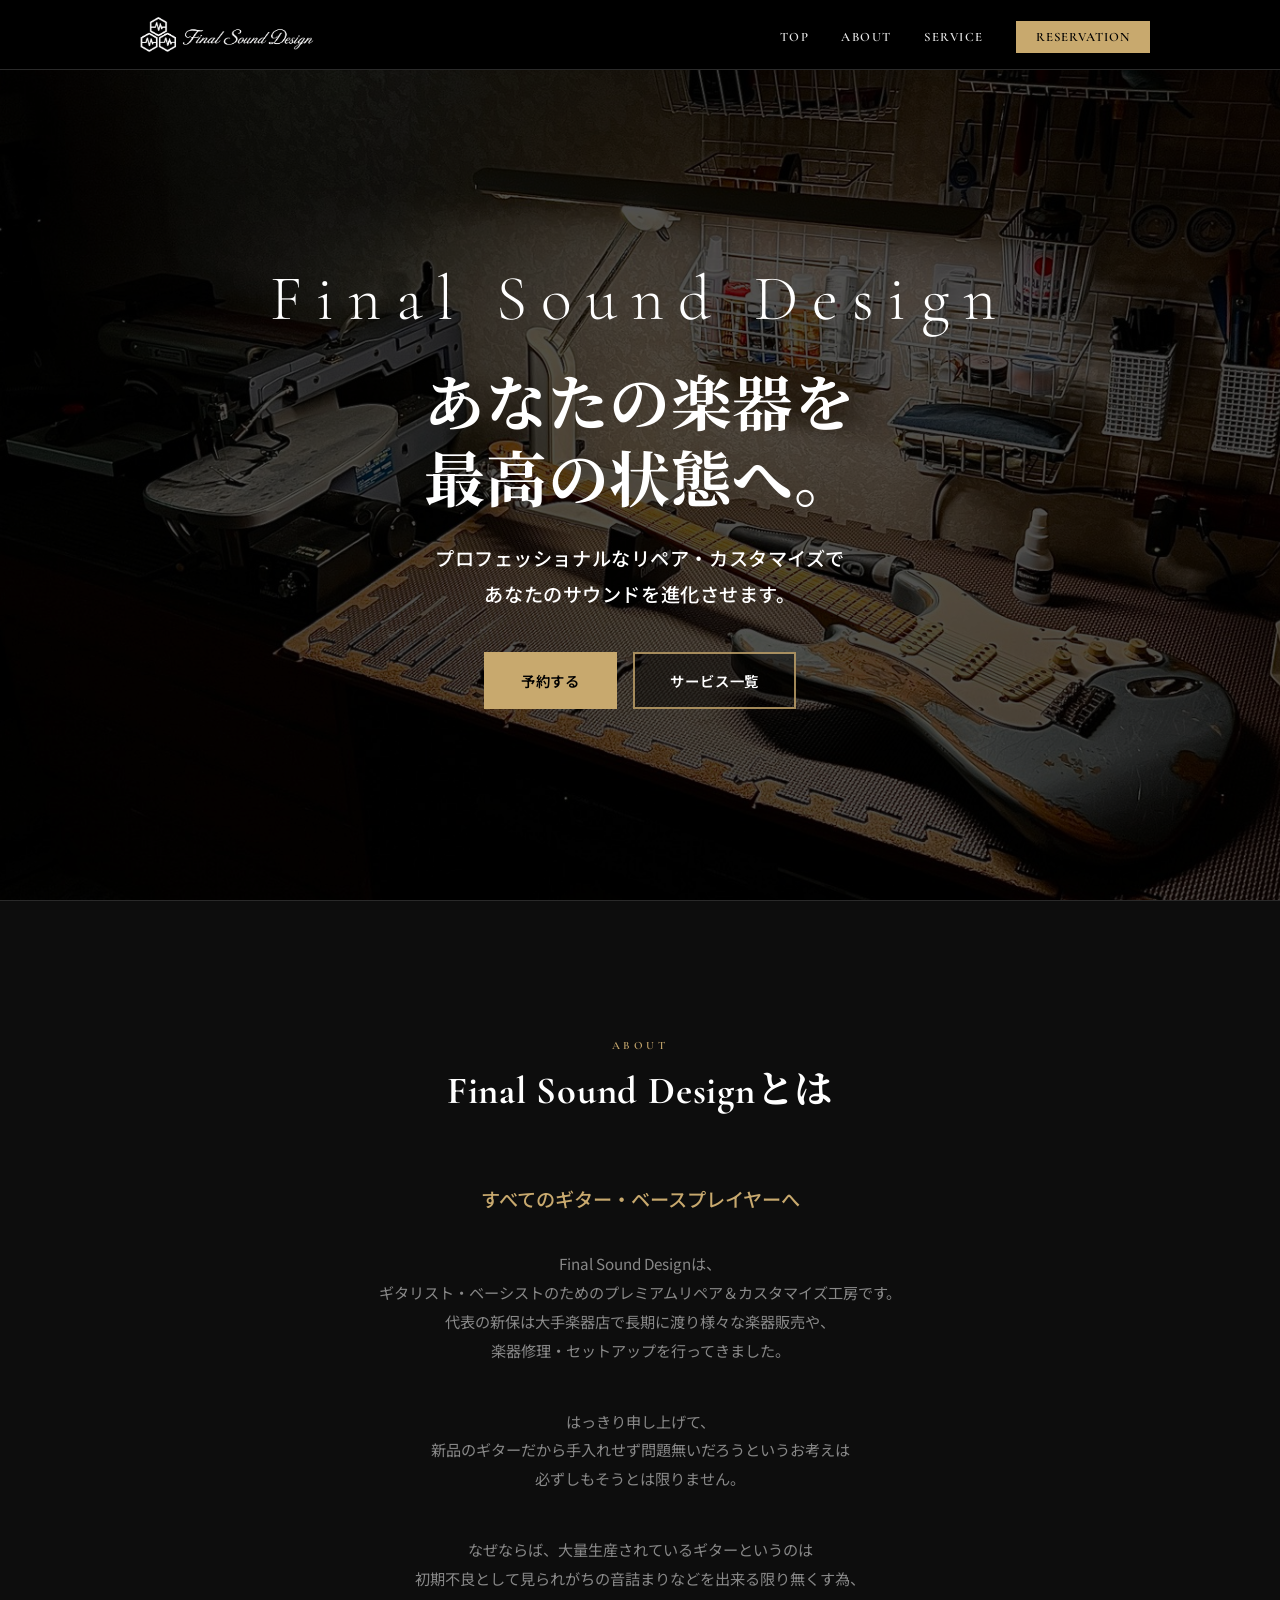
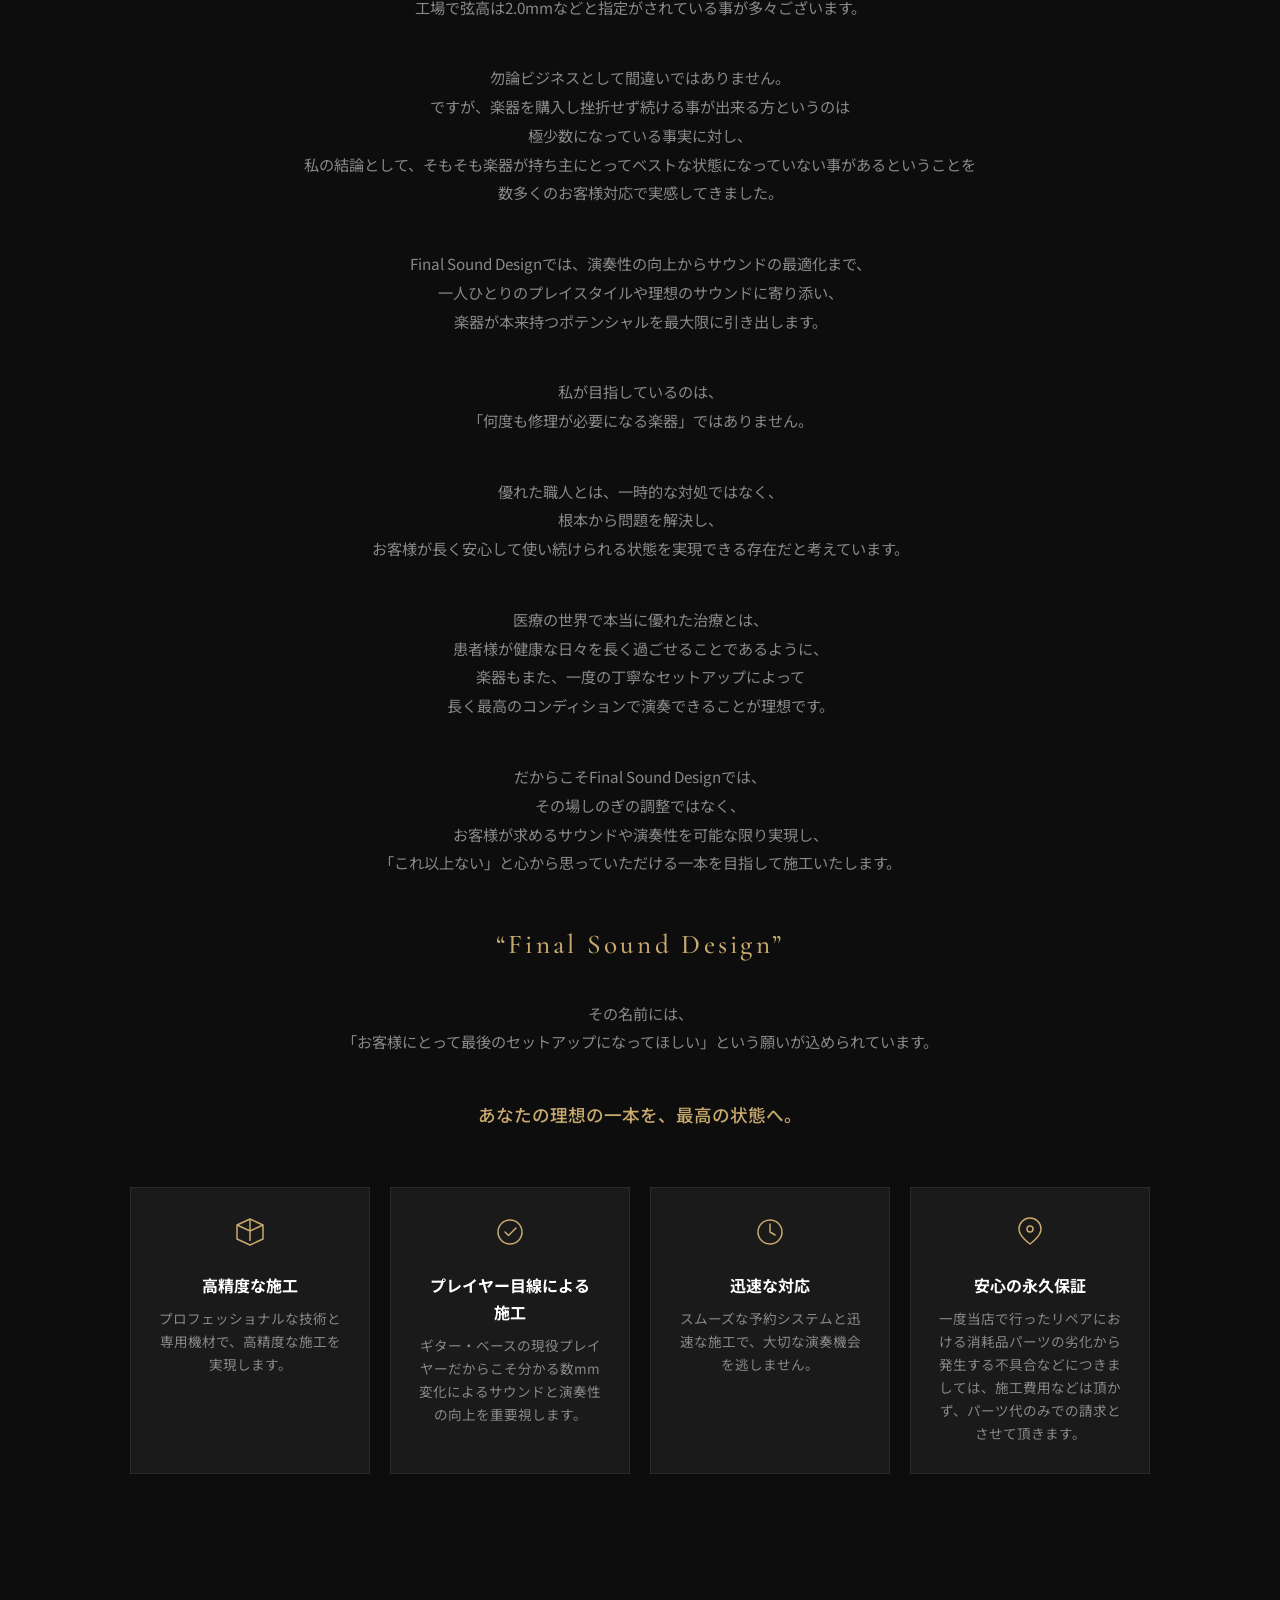
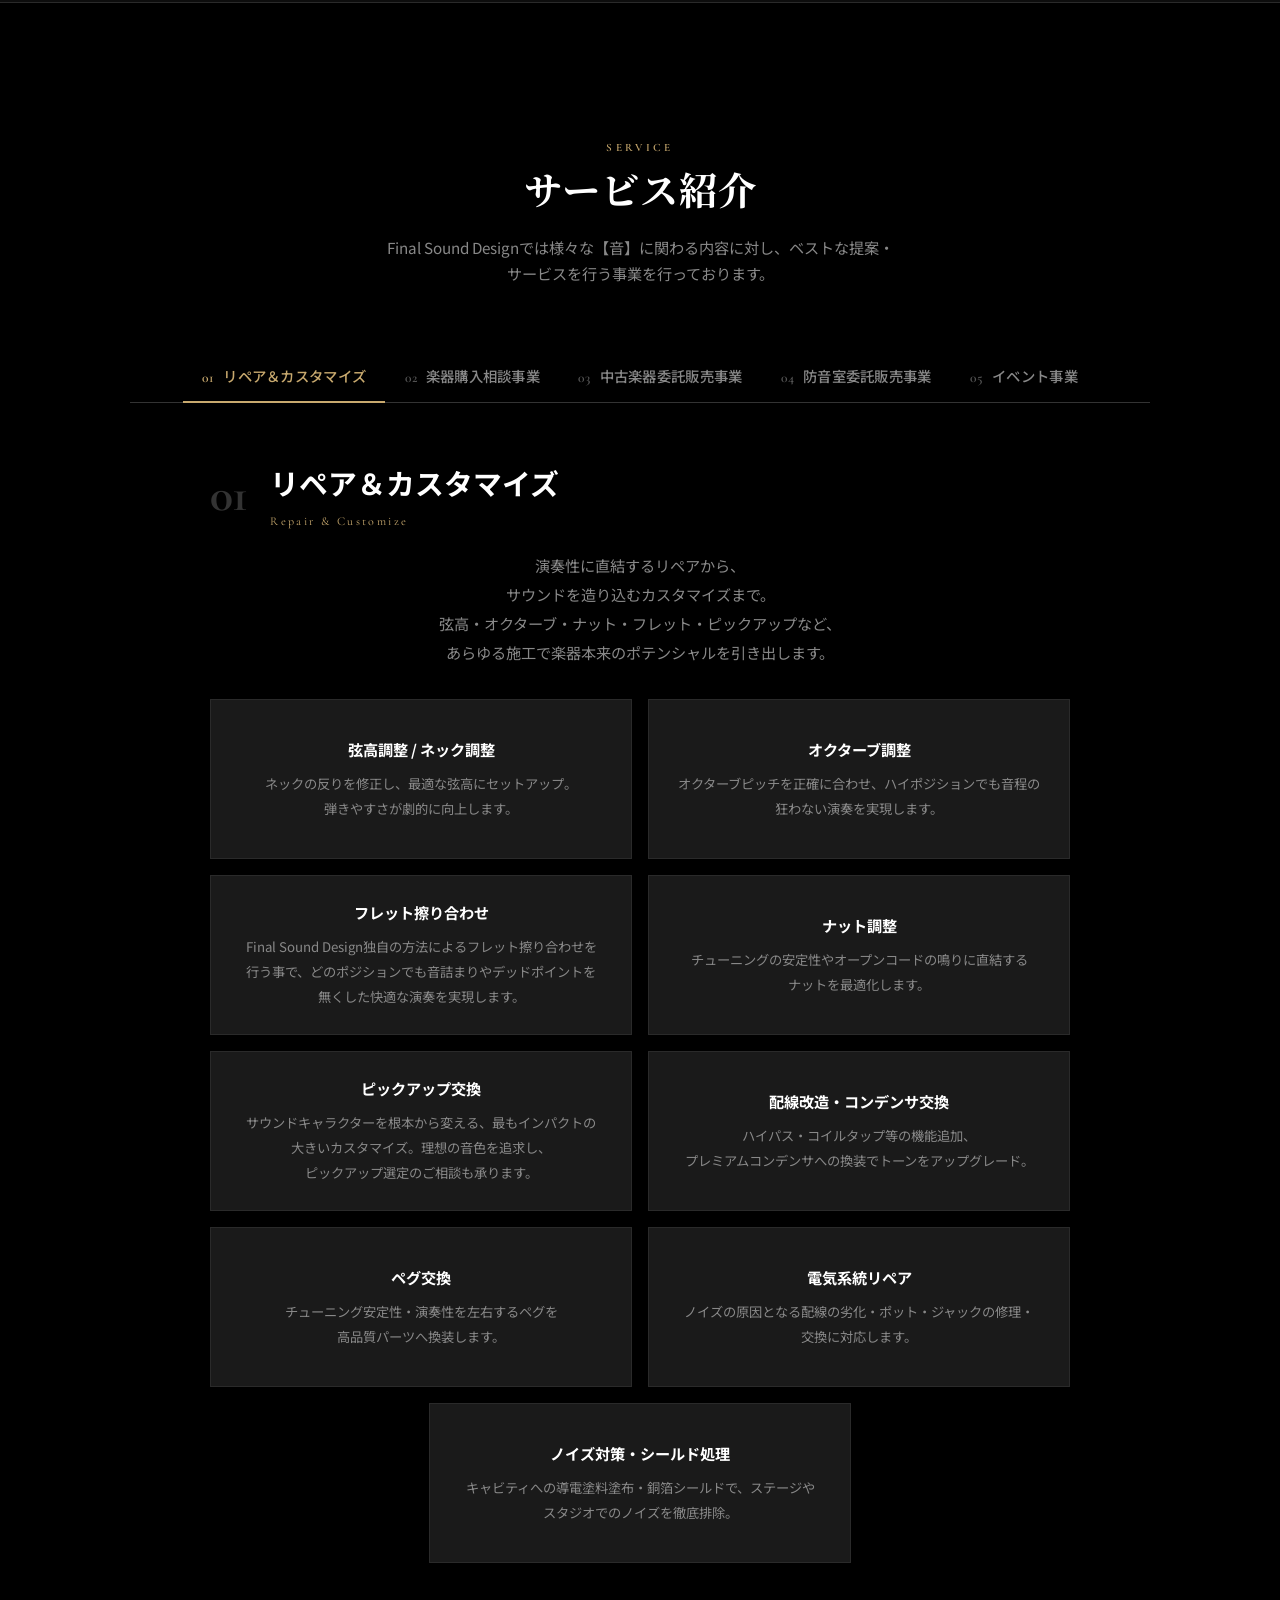
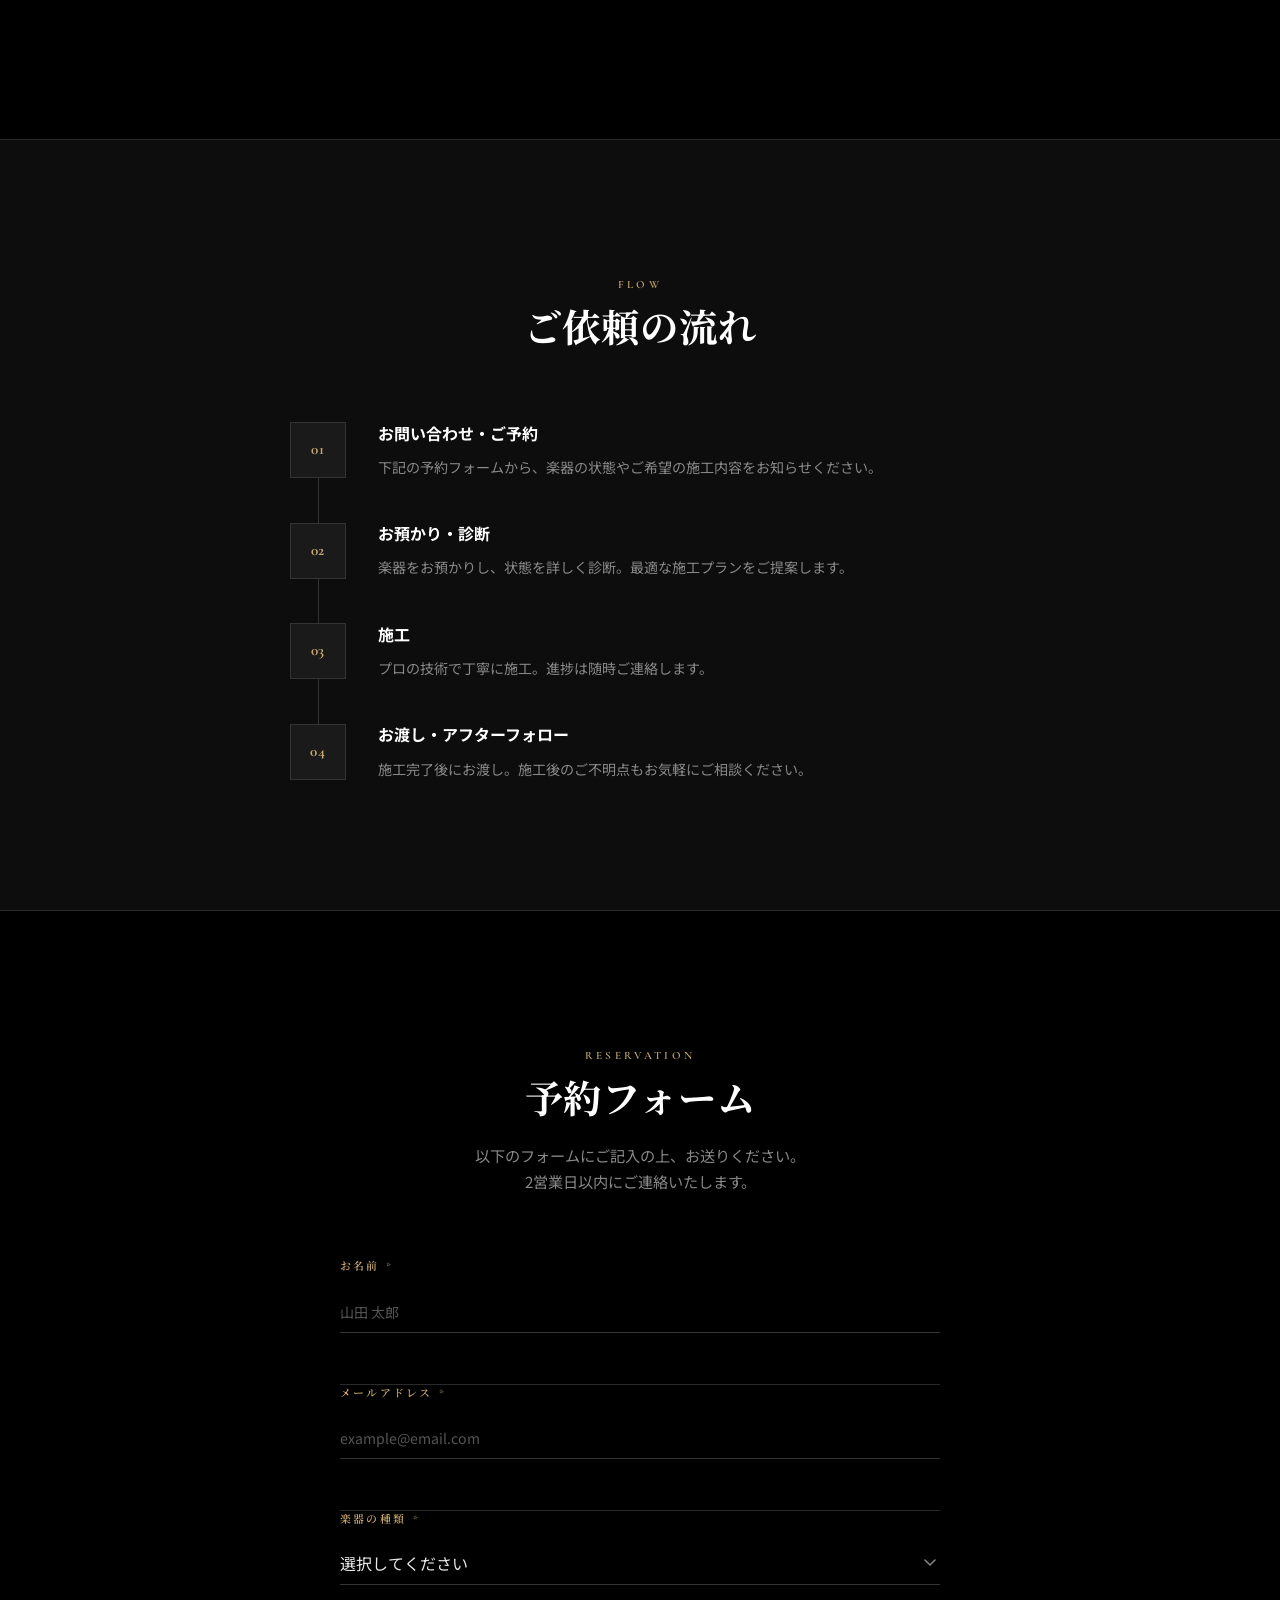
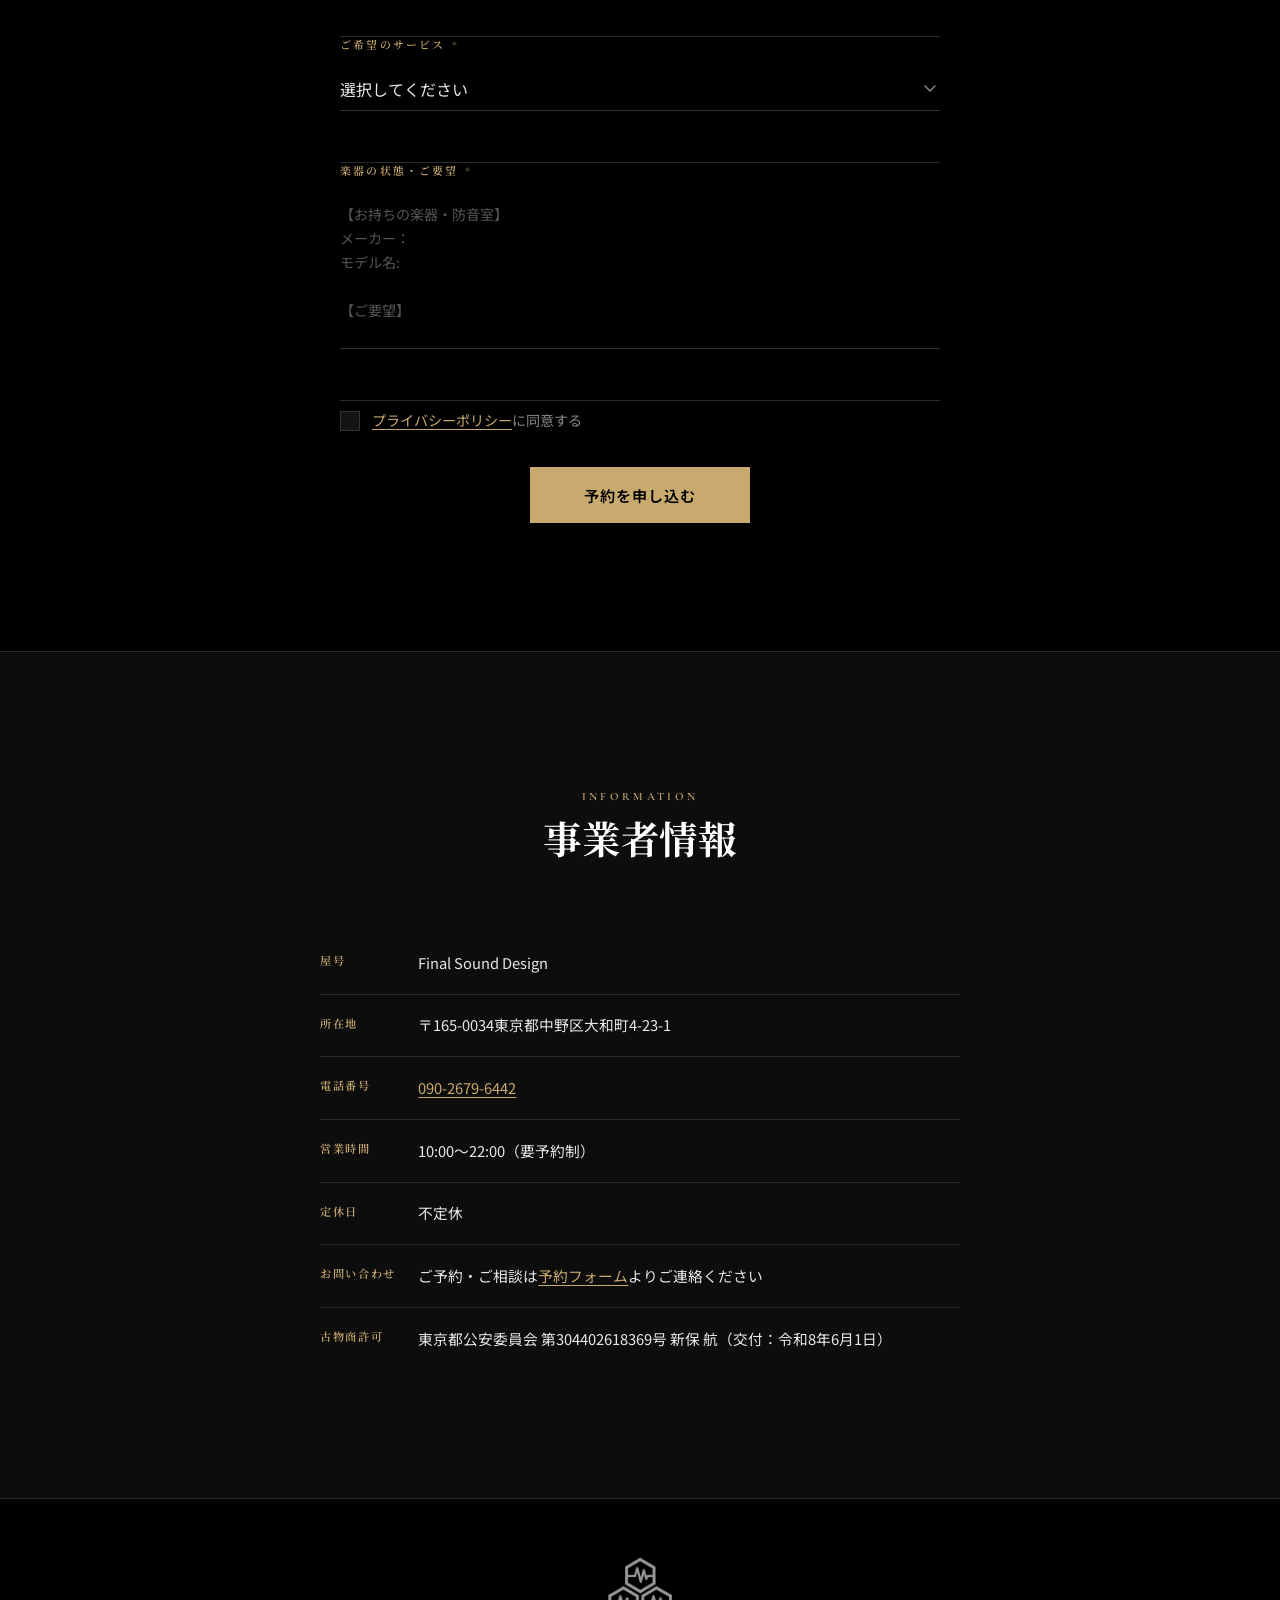
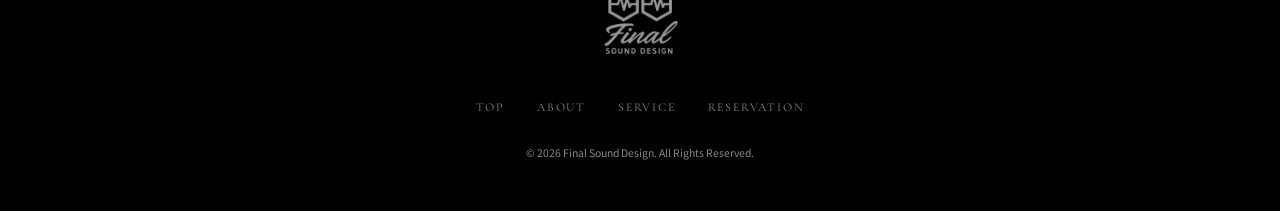
<file: index.html>
<!DOCTYPE html>
<html lang="ja">
<head>
  <meta charset="UTF-8">
  <meta name="viewport" content="width=device-width, initial-scale=1.0">
  <title>Final Sound Design | ギター・ベース リペア＆カスタマイズ</title>
  <meta name="description" content="Final Sound Designは、ギター・ベースプレイヤーのためのプロフェッショナルなリペア・カスタマイズサービスです。あなたの楽器を最高の状態へ。">
  <link rel="canonical" href="https://finalsounddesign.com/">
  <link rel="icon" href="image/ロゴ画像1.png" type="image/png">
  <link rel="apple-touch-icon" href="image/ロゴ画像1.png">

  <!-- OGP -->
  <meta property="og:title" content="Final Sound Design | ギター・ベース リペア＆カスタマイズ">
  <meta property="og:description" content="ギター・ベースプレイヤーのためのプロフェッショナルなリペア・カスタマイズサービス。あなたの楽器を最高の状態へ。">
  <meta property="og:type" content="website">
  <meta property="og:url" content="https://finalsounddesign.com/">
  <meta property="og:image" content="https://finalsounddesign.com/image/ロゴ画像1.png">

  <!-- Twitter Card -->
  <meta name="twitter:card" content="summary_large_image">
  <meta name="twitter:title" content="Final Sound Design | ギター・ベース リペア＆カスタマイズ">
  <meta name="twitter:description" content="ギター・ベースプレイヤーのためのプロフェッショナルなリペア・カスタマイズサービス。">


  <!-- Preload header logo -->
  <link rel="preload" href="image/Web用横長ロゴ.png" as="image">

  <!-- ヒーロー背景の静止画。最初に目に入るLCP要素なので先読みしておく -->
  <link rel="preload" href="image/【最重要】ホーム画像.jpg" as="image" fetchpriority="high">

  <!-- Google Fonts -->
  <link rel="preconnect" href="https://fonts.googleapis.com">
  <link rel="preconnect" href="https://fonts.gstatic.com" crossorigin>
  <link href="https://fonts.googleapis.com/css2?family=Cormorant+Garamond:ital,wght@0,300;0,400;0,500;0,600;0,700;1,300;1,400;1,500&family=Noto+Sans+JP:wght@300;400;500;700&family=Noto+Serif+JP:wght@400;500;700&display=swap" rel="stylesheet">

  <link rel="stylesheet" href="style.css?v=13">
</head>
<body>

  <header class="site-header" role="banner">
    <div class="header-inner container">
      <a href="#top" class="logo-link" aria-label="Final Sound Design トップへ">
        <img src="image/Web用横長ロゴ.png" alt="Final Sound Design" width="192" height="64" class="logo-img">
      </a>
      <button class="nav-toggle" aria-label="メニューを開く" aria-expanded="false" aria-controls="global-nav">
        <span class="hamburger-bar"></span>
        <span class="hamburger-bar"></span>
        <span class="hamburger-bar"></span>
      </button>
      <nav id="global-nav" class="global-nav" aria-label="グローバルナビゲーション">
        <ul class="nav-list">
          <li><a href="#top" class="nav-link">TOP</a></li>
          <li><a href="#about" class="nav-link">ABOUT</a></li>
          <li><a href="#service" class="nav-link">SERVICE</a></li>
          <li><a href="#reserve" class="nav-link nav-link--cta">RESERVATION</a></li>
        </ul>
      </nav>
    </div>
  </header>

  <main id="top">

    <section class="hero" aria-label="ヒーローセクション">
      <div class="hero-bg" aria-hidden="true">

        <!-- 今は静止画（リペア工房の作業台）を背景に敷いている。ページ最上部＝LCP要素なので head で先読み済み -->
        <img
          src="image/【最重要】ホーム画像.jpg"
          alt=""
          class="hero-image"
          fetchpriority="high"
          decoding="async"
        >

        <!-- 動画に戻す場合は下の src に動画パス（mp4推奨・1920×1080以上）を入れるだけ。再生が始まると静止画に重なって動画が前に出る -->
        <video
          id="hero-video"
          class="hero-video"
          src=""
          autoplay
          muted
          loop
          playsinline
          preload="none"
          aria-hidden="true"
        ></video>

        <div class="hero-video-overlay" aria-hidden="true"></div>
        <div class="hero-particle" id="particles-container" aria-hidden="true"></div>
      </div>
      <div class="hero-content container">
        <div class="hero-logo-wrap">
          <p class="hero-brand-name">Final Sound Design</p>
        </div>
        <h1 class="hero-title">あなたの楽器を<br>最高の状態へ。</h1>
        <p class="hero-sub">プロフェッショナルな<br class="mobile-break">リペア・カスタマイズで<br>あなたのサウンドを進化させます。</p>
        <div class="hero-actions">
          <a href="#reserve" class="btn btn-primary">予約する</a>
          <a href="#service" class="btn btn-ghost">サービス一覧</a>
        </div>
      </div>

    </section>

    <section class="about section" id="about" aria-labelledby="about-heading">
      <div class="container">
        <div class="section-header">
          <span class="section-label">ABOUT</span>
          <h2 id="about-heading" class="section-title">Final Sound Designとは</h2>
        </div>
        <div class="about-message">
          <p class="about-lead">すべての<br class="mobile-break">ギター・ベースプレイヤーへ</p>
          <p>Final Sound Designは、<br>ギタリスト・ベーシストのための<br class="mobile-break">プレミアムリペア＆<br class="mobile-break">カスタマイズ工房です。<br>代表の新保は大手楽器店で<br class="mobile-break">長期に渡り様々な楽器販売や、<br>楽器修理・セットアップを<br class="mobile-break">行ってきました。</p>
          <p>はっきり申し上げて、<br>新品のギターだから手入れせず<br class="mobile-break">問題無いだろうというお考えは<br>必ずしもそうとは限りません。</p>
          <p>なぜならば、<br class="mobile-break">大量生産されているギターというのは<br>初期不良として見られがちの<br class="mobile-break">音詰まりなどを出来る限り無くす為、<br>工場で弦高は2.0mmなどと<br class="mobile-break">指定がされている事が多々ございます。</p>
          <p>勿論ビジネスとして<br class="mobile-break">間違いではありません。<br>ですが、楽器を購入し<br class="mobile-break">挫折せず続ける事が出来る方というのは<br>極少数になっている事実に対し、<br>私の結論として、そもそも<br class="mobile-break">楽器が持ち主にとってベストな状態に<br class="mobile-break">なっていない事があるということを<br>数多くのお客様対応で<br class="mobile-break">実感してきました。</p>
          <p>Final Sound Designでは、<br class="mobile-break">演奏性の向上から<br class="mobile-break">サウンドの最適化まで、<br>一人ひとりのプレイスタイルや<br class="mobile-break">理想のサウンドに寄り添い、<br>楽器が本来持つポテンシャルを<br class="mobile-break">最大限に引き出します。</p>
          <p>私が目指しているのは、<br>「何度も修理が必要になる楽器」<br class="mobile-break">ではありません。</p>
          <p>優れた職人とは、<br class="mobile-break">一時的な対処ではなく、<br>根本から問題を解決し、<br>お客様が長く安心して使い続けられる<br class="mobile-break">状態を実現できる存在だと<br class="mobile-break">考えています。</p>
          <p>医療の世界で本当に優れた治療とは、<br>患者様が健康な日々を<br class="mobile-break">長く過ごせることであるように、<br>楽器もまた、<br class="mobile-break">一度の丁寧なセットアップによって<br>長く最高のコンディションで<br class="mobile-break">演奏できることが理想です。</p>
          <p>だからこそFinal Sound Designでは、<br>その場しのぎの調整ではなく、<br>お客様が求めるサウンドや<br class="mobile-break">演奏性を可能な限り実現し、<br>「これ以上ない」と<br class="mobile-break">心から思っていただける<br class="mobile-break">一本を目指して施工いたします。</p>
          <p class="about-signature">&ldquo;Final Sound Design&rdquo;</p>
          <p>その名前には、<br>「お客様にとって<br class="mobile-break">最後のセットアップになってほしい」<br class="mobile-break">という願いが込められています。</p>
          <p class="about-closing">あなたの理想の一本を、<br class="mobile-break">最高の状態へ。</p>
        </div>

        <div class="about-features">
          <div class="feature-card">
            <div class="feature-icon" aria-hidden="true">
              <svg width="32" height="32" viewBox="0 0 32 32" fill="none" aria-hidden="true"><path d="M16 3L3 9v14l13 6 13-6V9L16 3z" stroke="currentColor" stroke-width="1.5" stroke-linejoin="round"/><path d="M16 3v22M3 9l13 6 13-6" stroke="currentColor" stroke-width="1.5" stroke-linejoin="round"/></svg>
            </div>
            <h3 class="feature-title">高精度な施工</h3>
            <p class="feature-desc">プロフェッショナルな技術と<br class="mobile-break">専用機材で、<br class="mobile-break">高精度な施工を実現します。</p>
          </div>
          <div class="feature-card">
            <div class="feature-icon" aria-hidden="true">
              <svg width="32" height="32" viewBox="0 0 32 32" fill="none" aria-hidden="true"><path d="M16 4a12 12 0 100 24 12 12 0 000-24z" stroke="currentColor" stroke-width="1.5"/><path d="M11 16l3.5 3.5L22 12" stroke="currentColor" stroke-width="1.5" stroke-linecap="round" stroke-linejoin="round"/></svg>
            </div>
            <h3 class="feature-title">プレイヤー目線による施工</h3>
            <p class="feature-desc">ギター・ベースの<br class="mobile-break">現役プレイヤーだからこそ分かる<br class="mobile-break">数mm変化によるサウンドと<br class="mobile-break">演奏性の向上を重要視します。</p>
          </div>
          <div class="feature-card">
            <div class="feature-icon" aria-hidden="true">
              <svg width="32" height="32" viewBox="0 0 32 32" fill="none" aria-hidden="true"><circle cx="16" cy="16" r="12" stroke="currentColor" stroke-width="1.5"/><path d="M16 8v8l5 3" stroke="currentColor" stroke-width="1.5" stroke-linecap="round"/></svg>
            </div>
            <h3 class="feature-title">迅速な対応</h3>
            <p class="feature-desc">スムーズな予約システムと<br class="mobile-break">迅速な施工で、<br class="mobile-break">大切な演奏機会を逃しません。</p>
          </div>
          <div class="feature-card">
            <div class="feature-icon" aria-hidden="true">
              <svg width="32" height="32" viewBox="0 0 32 32" fill="none" aria-hidden="true"><path d="M16 28s-11-7.5-11-15a11 11 0 0122 0c0 7.5-11 15-11 15z" stroke="currentColor" stroke-width="1.5"/><circle cx="16" cy="13" r="3" stroke="currentColor" stroke-width="1.5"/></svg>
            </div>
            <h3 class="feature-title">安心の永久保証</h3>
            <p class="feature-desc">一度当店で行ったリペアにおける<br class="mobile-break">消耗品パーツの劣化から発生する<br class="mobile-break">不具合などにつきましては、<br class="mobile-break">施工費用などは頂かず、<br class="mobile-break">パーツ代のみでの請求と<br class="mobile-break">させて頂きます。</p>
          </div>
        </div>
      </div>
    </section>

    <section class="service section" id="service" aria-labelledby="service-heading">
      <div class="container">
        <div class="section-header">
          <span class="section-label">SERVICE</span>
          <h2 id="service-heading" class="section-title">サービス紹介</h2>
          <p class="section-desc">Final Sound Designでは<br class="mobile-break">様々な【音】に関わる内容に対し、<br class="mobile-break">ベストな提案・サービスを<br class="mobile-break">行う事業を行っております。</p>
        </div>

        <div class="service-tabs" role="tablist" aria-label="サービス事業の切り替え">
          <button type="button" class="service-tab" role="tab" id="tab-repair" aria-selected="true" aria-controls="panel-repair">
            <span class="service-tab-num" aria-hidden="true">01</span><span class="service-tab-label">リペア＆カスタマイズ</span>
          </button>
          <button type="button" class="service-tab" role="tab" id="tab-purchase" aria-selected="false" aria-controls="panel-purchase" tabindex="-1">
            <span class="service-tab-num" aria-hidden="true">02</span><span class="service-tab-label">楽器購入相談事業</span>
          </button>
          <button type="button" class="service-tab" role="tab" id="tab-consignment" aria-selected="false" aria-controls="panel-consignment" tabindex="-1">
            <span class="service-tab-num" aria-hidden="true">03</span><span class="service-tab-label">中古楽器委託販売事業</span>
          </button>
          <button type="button" class="service-tab" role="tab" id="tab-soundproof" aria-selected="false" aria-controls="panel-soundproof" tabindex="-1">
            <span class="service-tab-num" aria-hidden="true">04</span><span class="service-tab-label">防音室委託販売事業</span>
          </button>
          <button type="button" class="service-tab" role="tab" id="tab-events" aria-selected="false" aria-controls="panel-events" tabindex="-1">
            <span class="service-tab-num" aria-hidden="true">05</span><span class="service-tab-label">イベント事業</span>
          </button>
        </div>

        <div class="service-panels">

        <div class="service-panel" id="panel-repair" role="tabpanel" aria-labelledby="tab-repair" tabindex="0">
        <div class="service-block" id="repair">
          <div class="service-block-header">
            <span class="service-number" aria-hidden="true">01</span>
            <div>
              <h3 class="service-block-title">リペア＆カスタマイズ</h3>
              <p class="service-block-sub">Repair &amp; Customize</p>
            </div>
          </div>
          <p class="service-block-desc">
            演奏性に直結するリペアから、<br>サウンドを造り込むカスタマイズまで。<br>弦高・オクターブ・ナット・フレット・<br class="mobile-break">ピックアップなど、<br>あらゆる施工で<br class="mobile-break">楽器本来のポテンシャルを<br class="mobile-break">引き出します。
          </p>
          <ul class="service-list" aria-label="リペア＆カスタマイズメニュー">
            <li class="service-item">
              <div class="service-item-inner">
                <h4 class="service-item-name">弦高調整 / ネック調整</h4>
                <p class="service-item-desc">ネックの反りを修正し、<br class="mobile-break">最適な弦高にセットアップ。<br class="mobile-break">弾きやすさが劇的に向上します。</p>
              </div>
            </li>
            <li class="service-item">
              <div class="service-item-inner">
                <h4 class="service-item-name">オクターブ調整</h4>
                <p class="service-item-desc">オクターブピッチを正確に合わせ、<br class="mobile-break">ハイポジションでも<br class="mobile-break">音程の狂わない演奏を実現します。</p>
              </div>
            </li>
            <li class="service-item">
              <div class="service-item-inner">
                <h4 class="service-item-name">フレット擦り合わせ</h4>
                <p class="service-item-desc">Final Sound Design独自の<br class="mobile-break">方法によるフレット擦り合わせを<br class="mobile-break">行う事で、どのポジションでも<br class="mobile-break">音詰まりやデッドポイントを無くした<br class="mobile-break">快適な演奏を実現します。</p>
              </div>
            </li>
            <li class="service-item">
              <div class="service-item-inner">
                <h4 class="service-item-name">ナット調整</h4>
                <p class="service-item-desc">チューニングの安定性や<br class="mobile-break">オープンコードの鳴りに<br class="mobile-break">直結するナットを最適化します。</p>
              </div>
            </li>
            <li class="service-item">
              <div class="service-item-inner">
                <h4 class="service-item-name">ピックアップ交換</h4>
                <p class="service-item-desc">サウンドキャラクターを<br class="mobile-break">根本から変える、<br class="mobile-break">最もインパクトの<br class="mobile-break">大きいカスタマイズ。<br class="mobile-break">理想の音色を追求し、<br class="mobile-break">ピックアップ選定の<br class="mobile-break">ご相談も承ります。</p>
              </div>
            </li>
            <li class="service-item">
              <div class="service-item-inner">
                <h4 class="service-item-name">配線改造・コンデンサ交換</h4>
                <p class="service-item-desc">ハイパス・コイルタップ等の<br class="mobile-break">機能追加、<br class="mobile-break">プレミアムコンデンサへの換装で<br class="mobile-break">トーンをアップグレード。</p>
              </div>
            </li>
            <li class="service-item">
              <div class="service-item-inner">
                <h4 class="service-item-name">ペグ交換</h4>
                <p class="service-item-desc">チューニング安定性・演奏性を<br class="mobile-break">左右するペグを<br class="mobile-break">高品質パーツへ換装します。</p>
              </div>
            </li>
            <li class="service-item">
              <div class="service-item-inner">
                <h4 class="service-item-name">電気系統リペア</h4>
                <p class="service-item-desc">ノイズの原因となる配線の劣化・<br class="mobile-break">ポット・ジャックの<br class="mobile-break">修理・交換に対応します。</p>
              </div>
            </li>
            <li class="service-item">
              <div class="service-item-inner">
                <h4 class="service-item-name">ノイズ対策・シールド処理</h4>
                <p class="service-item-desc">キャビティへの導電塗料塗布・<br class="mobile-break">銅箔シールドで、<br class="mobile-break">ステージやスタジオでの<br class="mobile-break">ノイズを徹底排除。</p>
              </div>
            </li>
          </ul>
        </div>

        </div>

        <div class="service-panel" id="panel-purchase" role="tabpanel" aria-labelledby="tab-purchase" tabindex="0" hidden>
        <div class="service-block" id="purchase-consulting">
          <div class="service-block-header">
            <span class="service-number" aria-hidden="true">02</span>
            <div>
              <h3 class="service-block-title">楽器購入相談事業</h3>
              <p class="service-block-sub">Instrument Purchase Consulting</p>
            </div>
          </div>
          <div class="service-block-body">
            <p>様々な分野における販売店において、<br>お店側は利益率の高い商品を<br class="mobile-break">何よりも優先してご案内するという<br class="mobile-break">現実がございます。<br>しかしFinal Sound Designでは、<br class="mobile-break">長期でトップセールスマンであり<br>個々のお客様の理想のトーンに対する<br class="mobile-break">理解に定評のあった自分が、<br>本音でお客様にあった楽器を<br class="mobile-break">案内させて頂きます。</p>
            <p>現代における楽器の値上げ率が<br class="mobile-break">正直異常であると思われている<br class="mobile-break">消費者の方が、<br>近年たくさんいらっしゃいます。<br>楽器購入における予算は抑えたい、<br>かといって中古楽器の購入は<br class="mobile-break">怖い方も多々おられるでしょう。</p>
            <p>そんな方に向けて<br class="mobile-break">Final Sound Designでは、<br>楽器購入までのサポートと<br class="mobile-break">購入楽器の基本調整<br class="mobile-break">無償サービスを行います。</p>
            <p>中古商品とは、物さえ適切に選べれば<br>自分に合った物を割安で手にすることが<br class="mobile-break">出来る優れた選択肢であり、<br>ご相談から調整までを請け負うことで、<br>しっかりご不安を解消しつつお客様が<br class="mobile-break">最良の楽器を割安で手に入れられる<br class="mobile-break">お手伝いをいたします。</p>
          </div>
        </div>

        </div>

        <div class="service-panel" id="panel-consignment" role="tabpanel" aria-labelledby="tab-consignment" tabindex="0" hidden>
        <div class="service-block" id="consignment">
          <div class="service-block-header">
            <span class="service-number" aria-hidden="true">03</span>
            <div>
              <h3 class="service-block-title">中古楽器委託販売事業</h3>
              <p class="service-block-sub">Used Instrument Consignment</p>
            </div>
          </div>
          <div class="service-block-body">
            <p>Final Sound Designは<br class="mobile-break">古物商販売の許可を得ております。<br>（登録番号：東京都公安委員会 <br class="mobile-break">第304402618369号）</p>
            <p>お持ちの楽器を売りたい…<br>でも売った後にクレームなどが出たら<br class="mobile-break">どうしよう…<br>自分ではやり取りなどが面倒….<br>でも少しでも高く売りたい…</p>
            <p>トップセールスマンでもあった<br class="mobile-break">私だからこそ<br>高く売る方法を熟知しております。</p>
            <p>仮に現状不良などがあったとしても、<br>実売時に当店が修理を施すことが<br class="mobile-break">可能です。</p>
            <p>お客様の楽器を預かり、<br>代理販売をさせて頂くサービスです。<br>是非ご活用くださいませ。</p>
          </div>
          <div class="license-box">
            <span class="license-label">許可情報</span>
            <span class="license-value">登録者：新保 航／交付：令和8年6月1日</span>
          </div>
        </div>

        </div>

        <div class="service-panel" id="panel-soundproof" role="tabpanel" aria-labelledby="tab-soundproof" tabindex="0" hidden>
        <div class="service-block" id="soundproof">
          <div class="service-block-header">
            <span class="service-number" aria-hidden="true">04</span>
            <div>
              <h3 class="service-block-title">防音室委託販売事業</h3>
              <p class="service-block-sub">Soundproof Room Consignment</p>
            </div>
          </div>
          <div class="service-block-body">
            <p>代表は大手楽器店勤務時代に<br>防音室販売を多々経験しております。</p>
            <p>防音室の購入は生活空間を<br class="mobile-break">購入する事でもあり<br>大変高価なお買い物に<br class="mobile-break">なるかと思われます。</p>
            <p>購入したものの引っ越し先では<br class="mobile-break">置くことが<br class="mobile-break">出来なくなってしまった…<br>売りに出そうとしたら想像以上に<br class="mobile-break">安い価格帯だった…</p>
            <p>そんなご不安を解消し、<br>所有者様は少しでも高く売りたい。<br>購入者様は少しでも安く購入したい。<br>そんな希望を実現させて頂きます。</p>
          </div>
        </div>

        </div>

        <div class="service-panel" id="panel-events" role="tabpanel" aria-labelledby="tab-events" tabindex="0" hidden>
        <div class="service-block" id="events">
          <div class="service-block-header">
            <span class="service-number" aria-hidden="true">05</span>
            <div>
              <h3 class="service-block-title">イベント事業</h3>
              <p class="service-block-sub">Events</p>
            </div>
          </div>
          <div class="service-block-body">
            <p>エレキギター・エレキベースにおける<br>音作りの方法を教えるイベントなどを<br class="mobile-break">開催しております。</p>
            <p>このような音が作りたい等、<br>事前に提示して頂ければ理想の<br class="mobile-break">エフェクター購入などがスムーズです。</p>
            <p>目の前で実演させて頂くことで<br>納得感を得られるのがオフラインの<br class="mobile-break">何よりの長所だと考えており、<br>Final Sound Designでは<br class="mobile-break">このような試みも積極的に<br class="mobile-break">行っております。</p>
            <p>ぜひ生の現場で、<br>失敗の無いお買い物を<br class="mobile-break">ご提案させてください。</p>
          </div>
          <div class="event-box">
            <h4 class="event-box-title">プロアーティスト<br class="mobile-break">共同ファン交流<br class="mobile-break">イベント企画</h4>
            <p class="event-box-desc">プロアーティストを招いての様々なイベントを行います。</p>
            <div class="event-schedule">
              <span class="event-schedule-label">イベント予定</span>
              <p class="event-schedule-name">GALNERYUS 楽曲演奏　<br class="mobile-break">審査イベント</p>
              <p class="event-schedule-title">【Flag of The Rising Stars Pt.2】</p>
            </div>
          </div>
        </div>
        </div>

        </div><!-- /.service-panels -->
      </div>
    </section>

    <section class="flow section" aria-labelledby="flow-heading">
      <div class="container">
        <div class="section-header">
          <span class="section-label">FLOW</span>
          <h2 id="flow-heading" class="section-title">ご依頼の流れ</h2>
        </div>
        <ol class="flow-list" aria-label="依頼ステップ">
          <li class="flow-item">
            <div class="flow-step" aria-hidden="true">01</div>
            <div class="flow-content">
              <h3 class="flow-title">お問い合わせ・ご予約</h3>
              <p class="flow-desc">下記の予約フォームから、楽器の状態やご希望の施工内容をお知らせください。</p>
            </div>
          </li>
          <li class="flow-item">
            <div class="flow-step" aria-hidden="true">02</div>
            <div class="flow-content">
              <h3 class="flow-title">お預かり・診断</h3>
              <p class="flow-desc">楽器をお預かりし、状態を詳しく診断。最適な施工プランをご提案します。</p>
            </div>
          </li>
          <li class="flow-item">
            <div class="flow-step" aria-hidden="true">03</div>
            <div class="flow-content">
              <h3 class="flow-title">施工</h3>
              <p class="flow-desc">プロの技術で丁寧に施工。進捗は随時ご連絡します。</p>
            </div>
          </li>
          <li class="flow-item">
            <div class="flow-step" aria-hidden="true">04</div>
            <div class="flow-content">
              <h3 class="flow-title">お渡し・アフターフォロー</h3>
              <p class="flow-desc">施工完了後にお渡し。施工後のご不明点もお気軽にご相談ください。</p>
            </div>
          </li>
        </ol>
      </div>
    </section>

    <section class="reserve section" id="reserve" aria-labelledby="reserve-heading">
      <div class="container">
        <div class="section-header">
          <span class="section-label">RESERVATION</span>
          <h2 id="reserve-heading" class="section-title">予約フォーム</h2>
          <p class="section-desc">以下のフォームにご記入の上、<br class="mobile-break">お送りください。<br class="mobile-break">2営業日以内にご連絡いたします。</p>
        </div>

        <form class="reserve-form" id="reserve-form" novalidate aria-label="予約フォーム">
          <div id="form-status" class="form-status" role="alert" aria-live="polite" aria-atomic="true"></div>

          <div class="form-group">
            <label for="name" class="form-label">お名前 <span class="required" aria-label="必須">*</span></label>
            <input
              type="text"
              id="name"
              name="name"
              class="form-input"
              placeholder="山田 太郎"
              autocomplete="name"
              required
              aria-required="true"
              aria-describedby="name-error"
            >
            <span id="name-error" class="form-error" role="alert" aria-live="polite"></span>
          </div>

          <div class="form-group">
            <label for="email" class="form-label">メールアドレス <span class="required" aria-label="必須">*</span></label>
            <input
              type="email"
              id="email"
              name="email"
              class="form-input"
              placeholder="example@email.com"
              autocomplete="email"
              required
              aria-required="true"
              aria-describedby="email-error"
            >
            <span id="email-error" class="form-error" role="alert" aria-live="polite"></span>
          </div>

          <div class="form-group">
            <label for="instrument" class="form-label">楽器の種類 <span class="required" aria-label="必須">*</span></label>
            <select
              id="instrument"
              name="instrument"
              class="form-input form-select"
              required
              aria-required="true"
              aria-describedby="instrument-error"
            >
              <option value="">選択してください</option>
              <option value="electric-guitar">エレキギター</option>
              <option value="acoustic-guitar">アコースティックギター</option>
              <option value="electric-bass">エレキベース</option>
              <option value="other">その他</option>
            </select>
            <span id="instrument-error" class="form-error" role="alert" aria-live="polite"></span>
          </div>

          <div class="form-group">
            <label for="service-type" class="form-label">ご希望のサービス <span class="required" aria-label="必須">*</span></label>
            <select
              id="service-type"
              name="service-type"
              class="form-input form-select"
              required
              aria-required="true"
              aria-describedby="service-type-error"
            >
              <option value="">選択してください</option>
              <option value="repair">リペア＆カスタマイズ</option>
              <option value="purchase">楽器購入相談</option>
              <option value="consignment">中古楽器委託販売</option>
              <option value="soundproof">防音室委託販売</option>
              <option value="events">イベント関連</option>
              <option value="other">その他・ご相談のみ</option>
            </select>
            <span id="service-type-error" class="form-error" role="alert" aria-live="polite"></span>
          </div>

          <div class="form-group">
            <label for="message" class="form-label">楽器の状態・ご要望 <span class="required" aria-label="必須">*</span></label>
            <textarea
              id="message"
              name="message"
              class="form-input form-textarea"
              placeholder="【お持ちの楽器・防音室】&#10;メーカー：&#10;モデル名:&#10;&#10;【ご要望】"
              rows="5"
              required
              aria-required="true"
              aria-describedby="message-error"
            ></textarea>
            <span id="message-error" class="form-error" role="alert" aria-live="polite"></span>
          </div>

          <div class="form-group form-group--checkbox">
            <label class="checkbox-label">
              <input type="checkbox" id="privacy" name="privacy" class="checkbox-input" required aria-required="true" aria-describedby="privacy-error">
              <span class="checkbox-custom" aria-hidden="true"></span>
              <span class="checkbox-text">
                <a href="privacy.html" class="form-link" target="_blank" rel="noopener noreferrer">プライバシーポリシー</a>に同意する
              </span>
            </label>
            <span id="privacy-error" class="form-error" role="alert" aria-live="polite"></span>
          </div>

          <div class="form-submit">
            <button type="submit" class="btn btn-primary btn-submit" id="submit-btn">
              <span class="btn-text">予約を申し込む</span>
              <span class="btn-loading" aria-hidden="true" hidden>送信中...</span>
            </button>
          </div>
        </form>
      </div>
    </section>

    <section class="business-info section" id="business-info" aria-labelledby="business-info-heading">
      <div class="container">
        <div class="section-header">
          <span class="section-label">INFORMATION</span>
          <h2 id="business-info-heading" class="section-title">事業者情報</h2>
        </div>
        <dl class="info-list">
          <div class="info-row">
            <dt class="info-term">屋号</dt>
            <dd class="info-desc">Final Sound Design</dd>
          </div>
          <div class="info-row">
            <dt class="info-term">所在地</dt>
            <dd class="info-desc">〒165-0034<br class="mobile-break">東京都中野区大和町4-23-1</dd>
          </div>
          <div class="info-row">
            <dt class="info-term">電話番号</dt>
            <dd class="info-desc"><a href="tel:09026796442" class="info-link">090-2679-6442</a></dd>
          </div>
          <div class="info-row">
            <dt class="info-term">営業時間</dt>
            <dd class="info-desc">10:00〜22:00（要予約制）</dd>
          </div>
          <div class="info-row">
            <dt class="info-term">定休日</dt>
            <dd class="info-desc">不定休</dd>
          </div>
          <div class="info-row">
            <dt class="info-term">お問い合わせ</dt>
            <dd class="info-desc">ご予約・ご相談は<a href="#reserve" class="info-link">予約フォーム</a>よりご連絡ください</dd>
          </div>
          <div class="info-row">
            <dt class="info-term">古物商許可</dt>
            <dd class="info-desc">東京都公安委員会 第304402618369号 新保 航（交付：令和8年6月1日）</dd>
          </div>
        </dl>
      </div>
    </section>

  </main>

  <footer class="site-footer" role="contentinfo">
    <div class="footer-inner container">
      <div class="footer-logo">
        <img src="image/ロゴ画像1.png" alt="Final Sound Design" width="120" height="42" loading="lazy" decoding="async">
      </div>
      <nav class="footer-nav" aria-label="フッターナビゲーション">
        <ul class="footer-nav-list">
          <li><a href="#top" class="footer-nav-link">TOP</a></li>
          <li><a href="#about" class="footer-nav-link">ABOUT</a></li>
          <li><a href="#service" class="footer-nav-link">SERVICE</a></li>
          <li><a href="#reserve" class="footer-nav-link">RESERVATION</a></li>
        </ul>
      </nav>
      <p class="footer-copy">
        <small>&copy; <span id="copyright-year"></span> Final Sound Design. All Rights Reserved.</small>
      </p>
    </div>
  </footer>

  <script src="script.js?v=13"></script>
</body>
</html>
</file>
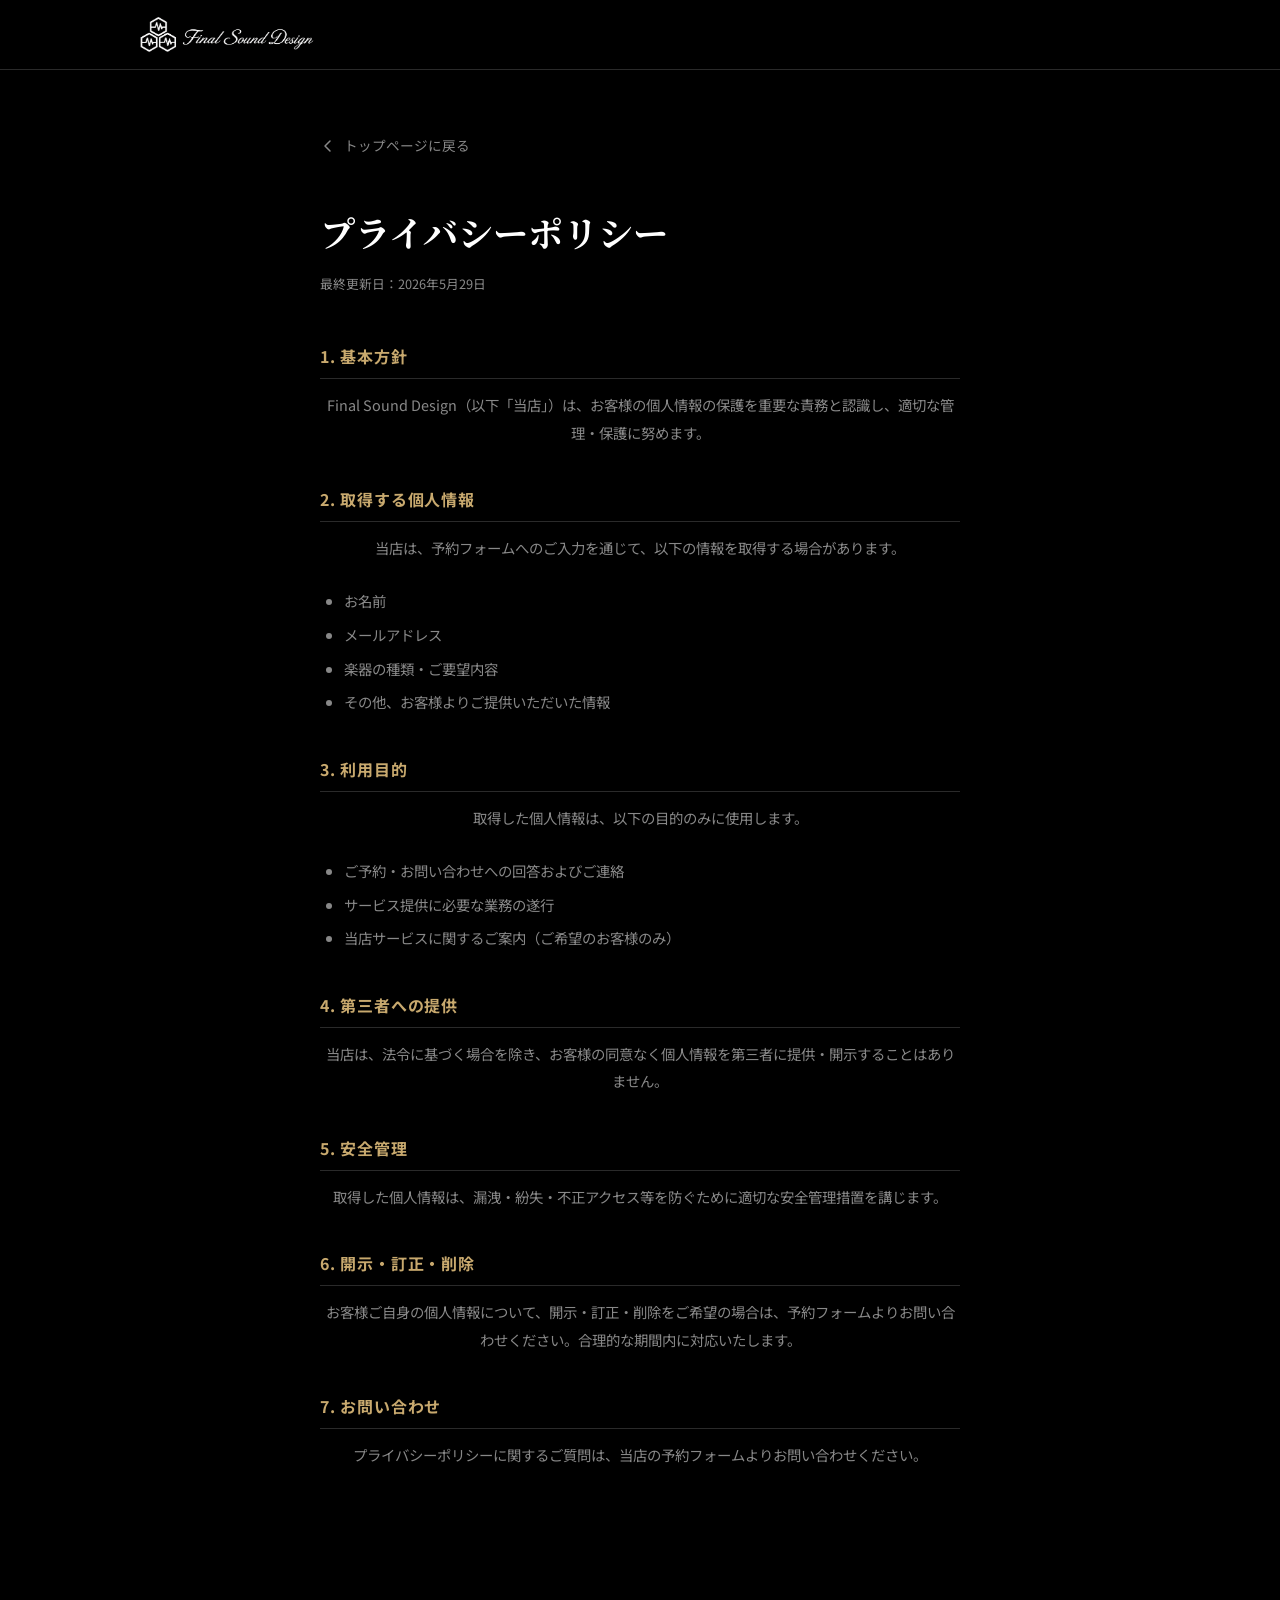
<file: privacy.html>
<!DOCTYPE html>
<html lang="ja">
<head>
  <meta charset="UTF-8">
  <meta name="viewport" content="width=device-width, initial-scale=1.0">
  <title>プライバシーポリシー | Final Sound Design</title>
  <meta name="description" content="Final Sound Designのプライバシーポリシーページです。">
  <meta name="robots" content="noindex">
  <link rel="icon" href="image/ロゴ画像1.png" type="image/png">
  <link rel="preconnect" href="https://fonts.googleapis.com">
  <link rel="preconnect" href="https://fonts.gstatic.com" crossorigin>
  <link href="https://fonts.googleapis.com/css2?family=Cormorant+Garamond:ital,wght@0,300;0,400;0,500;0,600;0,700;1,300;1,400;1,500&family=Noto+Sans+JP:wght@300;400;500;700&family=Noto+Serif+JP:wght@400;500;700&display=swap" rel="stylesheet">
  <link rel="stylesheet" href="style.css?v=13">
  <style>
    .privacy-page {
      min-height: 100dvh;
      padding-top: calc(var(--header-h) + 4rem);
      padding-bottom: 6rem;
      background: var(--color-bg);
    }
    .privacy-body {
      max-width: 720px;
      margin-inline: auto;
      padding-inline: var(--container-pad);
    }
    .privacy-title {
      font-family: var(--font-display);
      font-size: clamp(1.6rem, 4vw, 2.2rem);
      font-weight: 700;
      color: var(--color-white);
      margin-bottom: 0.5rem;
    }
    .privacy-updated {
      font-size: 0.8rem;
      color: var(--color-text-muted);
      margin-bottom: 3rem;
    }
    .privacy-section {
      margin-bottom: 2.5rem;
    }
    .privacy-section h2 {
      font-size: 1rem;
      font-weight: 700;
      color: var(--color-accent);
      letter-spacing: 0.05em;
      margin-bottom: 0.75rem;
      padding-bottom: 0.5rem;
      border-bottom: 1px solid var(--color-border);
    }
    .privacy-section p,
    .privacy-section li {
      font-size: 0.9rem;
      color: var(--color-text-muted);
      line-height: 1.9;
    }
    /* 本文（段落）は中央揃え。箇条書き（ul/li）は行頭を揃えたいので左のまま。 */
    .privacy-section p {
      text-align: center;
    }
    .privacy-section ul {
      list-style: disc;
      padding-left: 1.5rem;
      display: flex;
      flex-direction: column;
      gap: 0.4rem;
    }
    /* 本文（段落）の直後に箇条書きが来る項目は、間に1行分の余白を空ける */
    .privacy-section p + ul {
      margin-top: 1.6rem;
    }
    .privacy-back {
      display: inline-flex;
      align-items: center;
      gap: 0.5rem;
      font-size: 0.85rem;
      color: var(--color-text-muted);
      margin-bottom: 3rem;
      transition: color var(--transition);
    }
    .privacy-back:hover {
      color: var(--color-accent);
    }
    .privacy-back svg {
      flex-shrink: 0;
    }
  </style>
</head>
<body>

  <header class="site-header" role="banner">
    <div class="header-inner container">
      <a href="index.html" class="logo-link" aria-label="Final Sound Design トップへ">
        <img src="image/Web用横長ロゴ.png" alt="Final Sound Design" width="192" height="64" class="logo-img">
      </a>
    </div>
  </header>

  <main class="privacy-page">
    <div class="privacy-body">

      <a href="index.html" class="privacy-back">
        <svg width="16" height="16" viewBox="0 0 16 16" fill="none" aria-hidden="true">
          <path d="M10 3L5 8l5 5" stroke="currentColor" stroke-width="1.5" stroke-linecap="round" stroke-linejoin="round"/>
        </svg>
        トップページに戻る
      </a>

      <h1 class="privacy-title">プライバシーポリシー</h1>
      <p class="privacy-updated">最終更新日：2026年5月29日</p>

      <div class="privacy-section">
        <h2>1. 基本方針</h2>
        <p>Final Sound Design（以下「当店」）は、<br class="mobile-break">お客様の個人情報の保護を<br class="mobile-break">重要な責務と認識し、<br class="mobile-break">適切な管理・保護に努めます。</p>
      </div>

      <div class="privacy-section">
        <h2>2. 取得する個人情報</h2>
        <p>当店は、予約フォームへのご入力を通じて、<br class="mobile-break">以下の情報を取得する場合があります。</p>
        <ul>
          <li>お名前</li>
          <li>メールアドレス</li>
          <li>楽器の種類・ご要望内容</li>
          <li>その他、お客様よりご提供いただいた情報</li>
        </ul>
      </div>

      <div class="privacy-section">
        <h2>3. 利用目的</h2>
        <p>取得した個人情報は、<br class="mobile-break">以下の目的のみに使用します。</p>
        <ul>
          <li>ご予約・お問い合わせへの回答およびご連絡</li>
          <li>サービス提供に必要な業務の遂行</li>
          <li>当店サービスに関するご案内（ご希望のお客様のみ）</li>
        </ul>
      </div>

      <div class="privacy-section">
        <h2>4. 第三者への提供</h2>
        <p>当店は、法令に基づく場合を除き、<br class="mobile-break">お客様の同意なく個人情報を<br class="mobile-break">第三者に提供・開示することはありません。</p>
      </div>

      <div class="privacy-section">
        <h2>5. 安全管理</h2>
        <p>取得した個人情報は、<br class="mobile-break">漏洩・紛失・不正アクセス等を防ぐために<br class="mobile-break">適切な安全管理措置を講じます。</p>
      </div>

      <div class="privacy-section">
        <h2>6. 開示・訂正・削除</h2>
        <p>お客様ご自身の個人情報について、<br class="mobile-break">開示・訂正・削除をご希望の場合は、<br class="mobile-break">予約フォームよりお問い合わせください。<br class="mobile-break">合理的な期間内に対応いたします。</p>
      </div>

      <div class="privacy-section">
        <h2>7. お問い合わせ</h2>
        <p>プライバシーポリシーに関するご質問は、<br class="mobile-break">当店の予約フォームよりお問い合わせください。</p>
      </div>

    </div>
  </main>

</body>
</html>
</file>
<file: style.css>
/* Custom properties */
:root {
  /* --color-bg はロゴ画像（image/ロゴ画像1.png）の背景の黒 #000000 に合わせている。
     ロゴが載るヘッダー・フッターで浮かないようにするため純黒に統一。 */
  --color-bg:          #000000;
  --color-bg-2:        #0d0d0d;
  --color-bg-3:        #141414;
  --color-surface:     #1a1a1a;
  --color-surface-2:   #222222;
  --color-border:      #2a2a2a;
  --color-border-2:    #333333;

  --color-text:        #e8e8e8;
  --color-text-muted:  #888888;
  --color-text-faint:  #555555;

  --color-accent:      #c8a96e;
  --color-accent-dark: #a8893e;
  --color-accent-glow: rgba(200, 169, 110, 0.15);

  --color-white:       #ffffff;
  --color-error:       #e05555;
  --color-success:     #55c899;

  --font-body:      'Noto Sans JP', sans-serif;
  --font-display:   'Cormorant Garamond', 'Noto Serif JP', serif;

  --transition: 0.3s cubic-bezier(0.4, 0, 0.2, 1);
  --transition-slow: 0.6s cubic-bezier(0.4, 0, 0.2, 1);

  --container-max: 1100px;
  --container-pad: 1.25rem;
  --header-h: 70px;
}

/* Reset & base */
*,
*::before,
*::after {
  box-sizing: border-box;
  margin: 0;
  padding: 0;
}

html {
  scroll-behavior: smooth;
  font-size: 16px;
  /* iOS WebKitは狭い段落を「読みやすいサイズ」に自動拡大することがあり、
     指定したフォントサイズを無視して文字が膨らみ、単語の途中で折り返る原因になる。
     文字サイズは常にCSS指定どおりに固定する */
  -webkit-text-size-adjust: 100%;
  text-size-adjust: 100%;
}

body {
  font-family: var(--font-body);
  background-color: var(--color-bg);
  color: var(--color-text);
  line-height: 1.7;
  overflow-x: hidden;
  -webkit-font-smoothing: antialiased;
  -moz-osx-font-smoothing: grayscale;
}

img {
  max-width: 100%;
  height: auto;
  display: block;
}

a {
  color: inherit;
  text-decoration: none;
}

ul, ol {
  list-style: none;
}

button {
  font-family: inherit;
  cursor: pointer;
  border: none;
  background: none;
}

/* Focus */
:focus-visible {
  outline: 2px solid var(--color-accent);
  outline-offset: 3px;
}

/* Reduced motion */
@media (prefers-reduced-motion: reduce) {
  *,
  *::before,
  *::after {
    animation-duration: 0.01ms !important;
    animation-iteration-count: 1 !important;
    transition-duration: 0.01ms !important;
    transition-delay: 0s !important;
    scroll-behavior: auto !important;
  }
}

/* Container */
.container {
  width: 100%;
  max-width: var(--container-max);
  margin-inline: auto;
  padding-inline: var(--container-pad);
}

/* Sections */
.section {
  padding-block: 6rem;
}

.section-header {
  text-align: center;
  margin-bottom: 4rem;
}

.section-label {
  display: inline-block;
  font-family: var(--font-display);
  font-size: 0.7rem;
  font-weight: 600;
  letter-spacing: 0.3em;
  color: var(--color-accent);
  margin-bottom: 0.75rem;
}

.section-title {
  font-family: var(--font-display);
  font-size: clamp(1.6rem, 4vw, 2.4rem);
  font-weight: 700;
  letter-spacing: 0.02em;
  line-height: 1.3;
  color: var(--color-white);
}

.section-desc {
  margin-top: 1rem;
  color: var(--color-text-muted);
  font-size: 0.95rem;
  max-width: 560px;
  margin-inline: auto;
  /* 末尾に「す。」だけ残るのを防ぐ。行長を揃える balance だと語の途中で割れるので pretty で */
  text-wrap: pretty;
  word-break: auto-phrase;
}

/* Buttons */
.btn {
  display: inline-flex;
  align-items: center;
  justify-content: center;
  gap: 0.5rem;
  padding: 0.95rem 2.25rem;
  font-size: 0.9rem;
  font-weight: 600;
  letter-spacing: 0.06em;
  border: 1px solid transparent;
  transition: background-color var(--transition), color var(--transition),
              border-color var(--transition), transform var(--transition);
  white-space: nowrap;
}

.btn:hover {
  transform: translateY(-2px);
}

.btn:active {
  transform: translateY(0);
}

.btn-primary {
  background: var(--color-accent);
  border-color: var(--color-accent);
  color: #000;
}

.btn-primary:hover {
  background: #d8bd86;
  border-color: #d8bd86;
}

.btn-primary:focus-visible {
  outline-color: var(--color-accent);
}

.btn-ghost {
  /* 写真の上だと灰色の細枠が完全に埋もれるので、枠をゴールドの2pxにして中も薄く暗く敷く。
     枠が1px太る分パディングを削って、隣の「予約する」と高さを揃える */
  background: rgba(0,0,0,0.45);
  color: var(--color-white);
  border: 2px solid rgba(200,169,110,0.8);
  padding: calc(0.95rem - 1px) calc(2.25rem - 1px);
}

.btn-ghost:hover {
  background: rgba(0,0,0,0.6);
  border-color: var(--color-accent);
  color: var(--color-accent);
}

/* Header */
.site-header {
  position: fixed;
  top: 0;
  inset-inline: 0;
  height: var(--header-h);
  z-index: 100;
  /* iPad/iPhone Safariでは position:fixed + backdrop-filter:blur の組み合わせが、
     スクロール中に背後の本文をヘッダーより上（ステータスバー側）へ漏らす合成バグを起こす。
     前回 @media(pointer:coarse) で切ろうとしたが、iPadOS Safariはデスクトップ級を名乗り
     pointer:coarse にマッチしないため無効だった。ぼかしを完全に廃し、背景も不透明にして断つ。 */
  background: var(--color-bg);
  border-bottom: 1px solid var(--color-border);
  transition: background var(--transition), border-color var(--transition);
}

.site-header.scrolled {
  background: var(--color-bg);
  border-bottom-color: var(--color-accent-dark);
}

.header-inner {
  height: 100%;
  display: flex;
  align-items: center;
  justify-content: space-between;
}

.logo-link {
  display: flex;
  align-items: center;
  transition: opacity var(--transition);
}

.logo-link:hover {
  opacity: 0.8;
}

.logo-img {
  /* 横長ロゴ（約3:1）。ヘッダー高70pxに対し高さで決めて比率維持 */
  height: 64px;
  width: auto;
  object-fit: contain;
}

/* Nav */
.global-nav {
  display: none;
}

.nav-list {
  display: flex;
  align-items: center;
  gap: 2rem;
}

.nav-link {
  font-family: var(--font-display);
  font-size: 0.8rem;
  font-weight: 600;
  letter-spacing: 0.12em;
  /* 無選択でも埋もれないよう本文と同じ明るい白に。ホバー時は純白へ上げて差を出す */
  color: var(--color-text);
  transition: color var(--transition);
  position: relative;
  padding-bottom: 4px;
}

.nav-link::after {
  content: '';
  position: absolute;
  bottom: 0;
  left: 0;
  width: 0;
  height: 1px;
  background: var(--color-accent);
  transition: width var(--transition);
}

.nav-link:hover,
.nav-link:focus-visible {
  color: var(--color-white);
}

.nav-link:hover::after {
  width: 100%;
}

.nav-link--cta {
  background: var(--color-accent);
  color: #000 !important;
  padding: 0.5rem 1.25rem;
  letter-spacing: 0.08em;
}

.nav-link--cta::after {
  display: none;
}

.nav-link--cta:hover {
  opacity: 0.88;
  transform: translateY(-1px);
}

/* Hamburger */
.nav-toggle {
  display: flex;
  flex-direction: column;
  gap: 5px;
  padding: 6px;
  transition: opacity var(--transition);
}

.nav-toggle:hover {
  opacity: 0.7;
}

.hamburger-bar {
  display: block;
  width: 24px;
  height: 2px;
  background: var(--color-text);
  transition: transform var(--transition), opacity var(--transition);
}

.nav-toggle[aria-expanded="true"] .hamburger-bar:nth-child(1) {
  transform: translateY(7px) rotate(45deg);
}

.nav-toggle[aria-expanded="true"] .hamburger-bar:nth-child(2) {
  opacity: 0;
}

.nav-toggle[aria-expanded="true"] .hamburger-bar:nth-child(3) {
  transform: translateY(-7px) rotate(-45deg);
}

/* Mobile nav open */
.global-nav.is-open {
  display: block;
  position: fixed;
  top: var(--header-h);
  inset-inline: 0;
  background: rgba(0,0,0,0.98);
  backdrop-filter: blur(16px);
  -webkit-backdrop-filter: blur(16px);
  border-bottom: 1px solid var(--color-border);
  padding: 1.5rem var(--container-pad) 2rem;
  animation: slideDown 0.25s ease;
}

@keyframes slideDown {
  from { opacity: 0; transform: translateY(-10px); }
  to   { opacity: 1; transform: translateY(0); }
}

.global-nav.is-open .nav-list {
  flex-direction: column;
  align-items: flex-start;
  gap: 0;
}

.global-nav.is-open .nav-link {
  display: block;
  padding-block: 0.9rem;
  font-size: 1rem;
  width: 100%;
  border-bottom: 1px solid var(--color-border);
}

.global-nav.is-open .nav-link--cta {
  margin-top: 1rem;
  display: inline-flex;
  width: auto;
  border-bottom: none;
}

/* Hero */
.hero {
  position: relative;
  min-height: 100svh;
  min-height: 100vh;
  display: flex;
  align-items: center;
  justify-content: center;
  padding-top: var(--header-h);
  overflow: hidden;
  background: var(--color-bg);
}

.hero-bg {
  position: absolute;
  inset: 0;
  background: var(--color-bg-2);
  pointer-events: none;
}

.hero-image {
  position: absolute;
  inset: 0;
  width: 100%;
  height: 100%;
  object-fit: cover;
  /* モバイル縦長だと中央トリミングでギター本体が切れるので、やや右のボディが残る位置に寄せる */
  object-position: 66% center;
}

.hero-video {
  position: absolute;
  inset: 0;
  width: 100%;
  height: 100%;
  object-fit: cover;
  object-position: center;
  opacity: 0;
  transition: opacity 1s ease;
}

.hero-video.is-playing {
  opacity: 1;
}

.hero-video-overlay {
  position: absolute;
  inset: 0;
  /* 写真の左上（デスクライトの明るい部分）でも白文字が読めるよう、少し濃いめのベタ暗幕をかぶせる */
  background: rgba(0,0,0,0.68);
  pointer-events: none;
}

.hero-video-placeholder {
  position: absolute;
  inset: 0;
  display: flex;
  align-items: center;
  justify-content: center;
  z-index: 1;
  pointer-events: none;
}

.hvp-inner {
  display: flex;
  flex-direction: column;
  align-items: center;
  gap: 0.75rem;
  padding: 2rem 2.5rem;
  border: 1.5px dashed rgba(200,169,110,0.45);
  background: rgba(0,0,0,0.35);
  backdrop-filter: blur(4px);
  -webkit-backdrop-filter: blur(4px);
  text-align: center;
  max-width: 340px;
  animation: hvpPulse 3s ease-in-out infinite;
}

@keyframes hvpPulse {
  0%, 100% { border-color: rgba(200,169,110,0.35); }
  50%       { border-color: rgba(200,169,110,0.7); }
}

.hvp-icon {
  color: var(--color-accent);
  opacity: 0.85;
}

.hvp-title {
  font-family: var(--font-display);
  font-size: 0.85rem;
  font-weight: 700;
  letter-spacing: 0.1em;
  color: var(--color-white);
}


.hero-video-placeholder.is-hidden {
  display: none;
}

.hero-particle {
  position: absolute;
  inset: 0;
}

.hero-content {
  position: relative;
  z-index: 1;
  text-align: center;
  padding-block: 4rem;
}

.hero-logo-wrap {
  margin-bottom: 2rem;
}

.hero-brand-name {
  font-family: 'Cormorant Garamond', serif;
  /* モバイルでも1行に収める（折り返さない）。字間を詰めつつ vw で縮小 */
  font-size: clamp(1.45rem, 6.4vw, 4.2rem);
  font-weight: 300;
  letter-spacing: 0.14em;
  white-space: nowrap;
  color: var(--color-white);
  animation: fadeInDown 1s ease both;
  line-height: 1.2;
}

.hero-title {
  font-family: var(--font-display);
  /* サブコピー。モバイルではやや小さめに */
  font-size: clamp(1.55rem, 5vw, 3.8rem);
  font-weight: 700;
  line-height: 1.25;
  letter-spacing: 0.01em;
  color: var(--color-white);
  margin-bottom: 1.25rem;
  animation: fadeInUp 1s 0.35s ease both;
}

.hero-sub {
  /* 背景写真の明るい部分に重なると溶けるので、白＋やや太字＋サイズ大きめで押し切る。
     グラデーションでの局所減光は使えないので、暗幕(.hero-video-overlay)側も少し濃くしてある */
  font-size: clamp(0.98rem, 2.6vw, 1.2rem);
  font-weight: 500;
  color: var(--color-white);
  letter-spacing: 0.03em;
  line-height: 1.85;
  margin-bottom: 2.5rem;
  animation: fadeInUp 1s 0.5s ease both;
}

.hero-actions {
  display: flex;
  gap: 1rem;
  justify-content: center;
  flex-wrap: wrap;
  animation: fadeInUp 1s 0.65s ease both;
}

@keyframes fadeInDown {
  from { opacity: 0; transform: translateY(-20px); }
  to   { opacity: 1; transform: translateY(0); }
}

@keyframes fadeInUp {
  from { opacity: 0; transform: translateY(20px); }
  to   { opacity: 1; transform: translateY(0); }
}

@keyframes fadeIn {
  from { opacity: 0; }
  to   { opacity: 1; }
}

/* About */
.about {
  background: var(--color-bg-2);
  border-top: 1px solid var(--color-border);
  border-bottom: 1px solid var(--color-border);
}

.about-grid {
  display: grid;
  gap: 3rem;
}

.about-lead {
  font-size: 1.15rem;
  font-weight: 500;
  color: var(--color-accent);
  margin-bottom: 1rem;
}

.about-text p {
  color: var(--color-text-muted);
  font-size: 0.95rem;
  line-height: 2;
  margin-bottom: 1rem;
}

.about-text p:last-child {
  margin-bottom: 0;
}

.about-features {
  display: grid;
  grid-template-columns: repeat(auto-fit, minmax(220px, 1fr));
  gap: 1.25rem;
}

.feature-card {
  background: var(--color-surface);
  border: 1px solid var(--color-border);
  padding: 1.75rem;
  /* 施工項目のカードが中央揃えなので、こちらも揃えて並びの印象を統一する */
  text-align: center;
  transition: border-color var(--transition), background-color var(--transition), transform var(--transition);
}

.feature-card:hover {
  border-color: var(--color-accent);
  background: var(--color-surface-2);
  transform: translateY(-4px);
}

.feature-icon {
  color: var(--color-accent);
  margin-bottom: 1rem;
}

.feature-title {
  font-size: 1rem;
  font-weight: 700;
  color: var(--color-white);
  margin-bottom: 0.5rem;
  /* 見出しの末尾に1文字だけ落ちるのを防ぐ。balance は語を割るので pretty で */
  text-wrap: pretty;
  word-break: auto-phrase;
}

.feature-desc {
  font-size: 0.85rem;
  color: var(--color-text-muted);
  line-height: 1.7;
}

/* Service */
.service {
  background: var(--color-bg);
}

.service-block {
  max-width: 860px;
  margin-inline: auto;
  margin-bottom: 3rem;
}

.service-block-header {
  display: flex;
  align-items: center;
  gap: 1.5rem;
  margin-bottom: 1.25rem;
}

.service-number {
  font-family: var(--font-display);
  font-size: 3rem;
  font-weight: 700;
  color: var(--color-border-2);
  line-height: 1;
  letter-spacing: -0.03em;
  flex-shrink: 0;
}

.service-block-title {
  font-size: clamp(1.3rem, 3vw, 1.8rem);
  font-weight: 700;
  color: var(--color-white);
}

.service-block-sub {
  font-family: var(--font-display);
  font-size: 0.75rem;
  letter-spacing: 0.2em;
  color: var(--color-accent);
  margin-top: 0.2rem;
}

.service-block-desc {
  color: var(--color-text-muted);
  font-size: 0.95rem;
  line-height: 1.9;
  margin-bottom: 2rem;
  max-width: 680px;
  margin-inline: auto;
  text-align: center;
}

.service-list {
  display: grid;
  grid-template-columns: repeat(auto-fit, minmax(280px, 1fr));
  gap: 1rem;
}

.service-item {
  background: var(--color-surface);
  border: 1px solid var(--color-border);
  transition: border-color var(--transition), background-color var(--transition), transform var(--transition);
  overflow: hidden;
  /* 中のinnerを箱いっぱいに引き伸ばして、どの箱も同じ高さに揃える */
  display: flex;
}

.service-item:hover {
  border-color: var(--color-accent);
  background: var(--color-surface-2);
  transform: translateY(-3px);
}

.service-item-inner {
  padding: 1.5rem;
  position: relative;
  /* 列が広い時はどの箱も3行に収まる。フレット擦り合わせが3行になる高さに全箱を揃えて間延びを防ぐ。
     列が細って折り返しが増える帯だけ、下のメディアクエリで足りない分を足す */
  flex: 1;
  min-height: 158px;
  display: flex;
  flex-direction: column;
  justify-content: center;
}

.service-item-inner::before {
  content: '';
  position: absolute;
  top: 0;
  left: 0;
  width: 3px;
  height: 100%;
  background: var(--color-accent);
  opacity: 0;
  transition: opacity var(--transition);
}

.service-item:hover .service-item-inner::before {
  opacity: 1;
}

.service-item-name {
  font-size: 0.95rem;
  font-weight: 700;
  color: var(--color-white);
  margin-bottom: 0.5rem;
  text-align: center;
}

.service-item-desc {
  font-size: 0.83rem;
  color: var(--color-text-muted);
  line-height: 1.9;
  text-align: center;
  /* PC・Chromeでは文節で折り返す。スマホの改行は下のmobile-breakで手動指定してるので、
     ここは対応ブラウザ向けの保険。iOS WebKitでは効かないぶん手動brが効く */
  text-wrap: pretty;
  word-break: auto-phrase;
}

/* 2列で並ぶ帯（768px以上）で箱の数が奇数だと最後の1個が左に寄って右が空く。
   その1個だけ両列ぶち抜きにして中央へ。幅は1列分(50%からgapの半分を引く)のままにして間延びさせない。
   1列に切り替わるスマホ(767px以下)では効かせない＝そっちは全部の箱が単独行なので中央寄せは不要 */
@media (min-width: 768px) {
  .service-list > .service-item:last-child:nth-child(odd) {
    grid-column: 1 / -1;
    justify-self: center;
    width: calc(50% - 0.5rem);
  }
}

/* Service — 事業タブ（01〜05を同じ場所で切り替える） */
.service-tabs {
  display: flex;
  flex-wrap: wrap;
  justify-content: center;
  gap: 0;
  margin-inline: auto;
  margin-bottom: 3.5rem;
  border-bottom: 1px solid var(--color-border-2);
}

.service-tab {
  display: inline-flex;
  align-items: baseline;
  gap: 0.5rem;
  padding: 0.9rem 1.2rem;
  color: var(--color-text-muted);
  font-family: var(--font-body);
  border-bottom: 2px solid transparent;
  /* 下線がタブ列全体の罫線とちょうど重なるように1px食い込ませる */
  margin-bottom: -1px;
  white-space: nowrap;
  transition: color var(--transition), border-color var(--transition);
}

.service-tab:hover {
  color: var(--color-text);
}

.service-tab-num {
  font-family: var(--font-display);
  font-size: 0.85rem;
  font-weight: 600;
  letter-spacing: 0.08em;
  color: var(--color-text-faint);
  transition: color var(--transition);
}

.service-tab-label {
  font-size: 0.9rem;
  font-weight: 500;
  letter-spacing: 0.02em;
}

.service-tab[aria-selected="true"] {
  color: var(--color-accent);
  border-bottom-color: var(--color-accent);
}

.service-tab[aria-selected="true"] .service-tab-num {
  color: var(--color-accent);
}

.service-tab:focus-visible {
  outline: 2px solid var(--color-accent);
  outline-offset: -2px;
}

.service-panel[hidden] {
  display: none;
}

/* 切り替え時にふわっと出す。位置は動かさず不透明度だけ */
.service-panel {
  animation: fadeIn 0.35s ease both;
}

/* Flow */
.flow {
  background: var(--color-bg-2);
  border-top: 1px solid var(--color-border);
  border-bottom: 1px solid var(--color-border);
}

.flow-list {
  display: grid;
  /* 項目間の縦の余白。以前はpadding-bottomで作っていたが、ボックスを本文ブロックの
     縦中央に合わせる（align-items:center）と、接続線の基準を「ボックス中央」に取りたい。
     padding分だけ50%がズレるのを避けるため、余白はgridのgapで持たせる。 */
  gap: 2.5rem;
  max-width: 700px;
  margin-inline: auto;
  counter-reset: flow-counter;
}

.flow-item {
  display: flex;
  gap: 2rem;
  /* 番号ボックスの縦中央を、見出し＋本文ブロックの縦中央に合わせる */
  align-items: center;
  position: relative;
}

/* 接続線は「このボックスの中央」から「次のボックスの中央」まで引く。
   ボックスは不透明(--color-surface)で線より前面(z-index)にあるので、
   線のうちボックスと重なる部分は隠れ、項目間のすき間だけに線が見える。
   top:50% がボックス中央（gapで余白を持たせているので item高さ=本文高さ）。
   height は 100%(1項目分)+gap で、ちょうど次のボックス中央に届く。 */
.flow-item:not(:last-child)::after {
  content: '';
  position: absolute;
  left: calc(28px);
  top: 50%;
  width: 1px;
  height: calc(100% + 2.5rem);
  background: var(--color-border-2);
  z-index: 0;
}

.flow-step {
  flex-shrink: 0;
  width: 56px;
  height: 56px;
  /* 接続線より前面に置き、不透明背景で線を隠す（線はボックスの中央同士を結ぶ） */
  position: relative;
  z-index: 1;
  border: 1px solid var(--color-border-2);
  display: flex;
  align-items: center;
  justify-content: center;
  font-family: var(--font-display);
  font-size: 0.95rem;
  font-weight: 700;
  letter-spacing: 0.05em;
  color: var(--color-accent);
  background: var(--color-surface);
  transition: border-color var(--transition), background-color var(--transition);
}

.flow-item:hover .flow-step {
  border-color: var(--color-accent);
  background: var(--color-surface-2);
}

.flow-content {
  /* 見出しの上端を番号ボックスの上端に合わせる。以前は0.75rem下げていて、
     箱の上端と見出しの間に約12pxの隙間ができていた（PC・スマホ共通の違和感）。 */
  padding-top: 0;
}

.flow-title {
  font-size: 1rem;
  font-weight: 700;
  color: var(--color-white);
  margin-bottom: 0.5rem;
}

.flow-desc {
  font-size: 0.88rem;
  color: var(--color-text-muted);
  line-height: 1.8;
}

/* Reservation form */
.reserve {
  background: var(--color-bg);
}

.reserve-form {
  max-width: 600px;
  margin-inline: auto;
  background: transparent;
  border: none;
  padding: 0;
}

.form-status {
  display: none;
  padding: 1rem 1.25rem;
  font-size: 0.9rem;
  margin-bottom: 1.5rem;
}

.form-status.success {
  display: block;
  background: rgba(85,200,153,0.1);
  border: 1px solid rgba(85,200,153,0.3);
  color: var(--color-success);
}

.form-status.error {
  display: block;
  background: rgba(224,85,85,0.1);
  border: 1px solid rgba(224,85,85,0.3);
  color: var(--color-error);
}

.form-group {
  display: flex;
  flex-direction: column;
  gap: 0;
  margin-bottom: 0;
  position: relative;
  padding-bottom: 2rem;
  border-bottom: 1px solid var(--color-border);
}

.form-group:last-of-type {
  border-bottom: none;
  padding-bottom: 1.5rem;
}

.form-label {
  font-family: var(--font-display);
  font-size: 0.68rem;
  font-weight: 600;
  letter-spacing: 0.2em;
  text-transform: uppercase;
  color: var(--color-accent);
  margin-bottom: 0.75rem;
}

.required {
  color: var(--color-accent);
  margin-left: 0.1rem;
  opacity: 0.7;
}

.form-input {
  background: transparent;
  border: none;
  border-bottom: 1px solid var(--color-border-2);
  padding: 0.6rem 0;
  color: var(--color-text);
  font-family: var(--font-body);
  font-size: 1rem;
  width: 100%;
  transition: border-color var(--transition);
  appearance: none;
  -webkit-appearance: none;
  position: relative;
  z-index: 1;
}

.form-input::placeholder {
  color: var(--color-text-faint);
  font-size: 0.88rem;
}

.form-input:hover {
  border-color: var(--color-text-muted);
}

.form-input:focus {
  outline: none;
  border-color: transparent;
}

/* フォーカス時のゴールドアンダーライン */
.form-group::after {
  content: '';
  position: absolute;
  bottom: 2rem;
  left: 0;
  width: 0;
  height: 1px;
  background: var(--color-accent);
  transition: width 0.4s cubic-bezier(0.4, 0, 0.2, 1);
  pointer-events: none;
}

.form-group:last-of-type::after {
  bottom: 1.5rem;
}

.form-group:focus-within::after {
  width: 100%;
}

.form-input.is-invalid {
  border-color: var(--color-error);
}

.form-group:has(.is-invalid)::after {
  background: var(--color-error);
  width: 100%;
}

.form-select {
  background-image: url("data:image/svg+xml,%3Csvg xmlns='http://www.w3.org/2000/svg' width='12' height='8' viewBox='0 0 12 8'%3E%3Cpath d='M1 1l5 5 5-5' stroke='%23888' stroke-width='1.5' fill='none' stroke-linecap='round'/%3E%3C/svg%3E");
  background-repeat: no-repeat;
  background-position: right 0.25rem center;
  padding-right: 2rem;
  cursor: pointer;
}

.form-select option {
  background: var(--color-surface);
  color: var(--color-text);
}

.form-textarea {
  resize: none;
  min-height: 100px;
  line-height: 1.7;
}

.form-error {
  font-size: 0.75rem;
  color: var(--color-error);
  min-height: 1em;
  margin-top: 0.4rem;
  letter-spacing: 0.02em;
}

.form-group--checkbox {
  border-bottom: none;
  padding-bottom: 1rem;
  padding-top: 0.5rem;
}

.checkbox-label {
  display: flex;
  align-items: center;
  gap: 0.75rem;
  cursor: pointer;
}

.checkbox-input {
  position: absolute;
  opacity: 0;
  width: 0;
  height: 0;
}

.checkbox-custom {
  flex-shrink: 0;
  width: 20px;
  height: 20px;
  border: 1px solid var(--color-border-2);
  background: var(--color-bg-3);
  display: flex;
  align-items: center;
  justify-content: center;
  transition: border-color var(--transition), background var(--transition);
}

.checkbox-input:checked + .checkbox-custom {
  background: var(--color-accent);
  border-color: var(--color-accent);
}

.checkbox-input:checked + .checkbox-custom::after {
  content: '';
  display: block;
  width: 5px;
  height: 9px;
  border: 2px solid #000;
  border-top: none;
  border-left: none;
  transform: rotate(45deg) translateY(-1px);
}

.checkbox-input:focus-visible + .checkbox-custom {
  outline: 2px solid var(--color-accent);
  outline-offset: 2px;
}

.checkbox-text {
  font-size: 0.88rem;
  color: var(--color-text-muted);
}

.form-link {
  color: var(--color-accent);
  text-decoration: underline;
  text-underline-offset: 3px;
  transition: opacity var(--transition);
}

.form-link:hover {
  opacity: 0.8;
}

.form-submit {
  text-align: center;
}

.btn-submit {
  min-width: 220px;
  padding: 1rem 2.5rem;
  font-size: 0.95rem;
}

.btn-submit:disabled {
  opacity: 0.6;
  cursor: not-allowed;
  transform: none;
}

/* Footer */
.site-footer {
  background: var(--color-bg);
  border-top: 1px solid var(--color-border);
  padding-block: 3rem;
}

.footer-inner {
  display: flex;
  flex-direction: column;
  align-items: center;
  gap: 1.5rem;
  text-align: center;
}

.footer-logo img {
  margin-inline: auto;
  opacity: 0.7;
  filter: brightness(0.85);
  transition: opacity var(--transition);
}

.footer-logo img:hover {
  opacity: 1;
}

.footer-nav-list {
  display: flex;
  gap: 2rem;
  flex-wrap: wrap;
  justify-content: center;
}

.footer-nav-link {
  font-family: var(--font-display);
  font-size: 0.75rem;
  letter-spacing: 0.15em;
  color: var(--color-text-muted);
  transition: color var(--transition);
}

.footer-nav-link:hover {
  color: var(--color-accent);
}

.footer-copy {
  font-size: 0.78rem;
  color: var(--color-text-muted);
}

/* Scroll reveal */
.reveal {
  opacity: 0;
  transform: translateY(20px);
  /* 出現をキビキビさせる（以前は0.6s）。動きの距離も少し縮めて素早く見せる */
  transition: opacity 0.4s cubic-bezier(0.4, 0, 0.2, 1), transform 0.4s cubic-bezier(0.4, 0, 0.2, 1);
}

.reveal.is-visible {
  opacity: 1;
  transform: translateY(0);
}

/* 見出しは最初に目に入るので、本文より動きを控えめにして上品に出す */
.section-label.reveal,
.section-title.reveal,
.section-desc.reveal {
  transform: translateY(18px);
}

.section-label.reveal.is-visible,
.section-title.reveal.is-visible,
.section-desc.reveal.is-visible {
  transform: translateY(0);
}

/* スマホ幅だけで効かせる追い改行。PCでは消しておく */
br.mobile-break {
  display: none;
}

/* 2列のままだと列が細って本文が折り返す帯。折り返す分だけ背を足す(1列に切り替わる768pxまで) */
@media (min-width: 854px) and (max-width: 933px) {
  .service-item-inner {
    min-height: 183px;
  }
}

@media (min-width: 768px) and (max-width: 853px) {
  .service-item-inner {
    min-height: 208px;
  }
}

@media (max-width: 767px) {
  br.mobile-break {
    display: inline;
  }

  /* PC版と同じ横並び（番号=左／本文=右）を維持する。以前スマホだけ番号を上・本文を下に
     積んでいたが、全幅の本文がフローの縦線をまたいで重なる違和感が出ていた。
     縦線は左28pxを通り、本文は番号ボックス(56px)の右に置くので線と重ならない。
     手動改行を撤めて本文が自然に流れるので、狭めのカラムでも語の途中割れは出ない。
     gapだけ詰めて本文カラムの幅を稼ぐ。 */
  .flow-item {
    gap: 1.25rem;
  }

  /* balance は行の長さを揃えにいくので、日本語だと「左右す／る」のように語の途中で割れるうえ、
     左揃えの箱では行が短くなって右側だけぽっかり余る。末尾の孤立だけ見てくれる pretty に統一する。
     auto-phrase は対応ブラウザなら文節の切れ目で折り返してくれる。どちらも未対応なら素通り */
  .service-item-desc,
  .about-lead,
  .feature-desc,
  .section-desc,
  .event-box-title,
  .event-schedule-name,
  .about-message p:not(.about-lead),
  .service-block-desc,
  .service-block-body p {
    text-wrap: pretty;
    word-break: auto-phrase;
  }

  /* 横長ロゴは幅を食うので、スマホではハンバーガーとぶつからない高さに落とす */
  .logo-img {
    height: 46px;
  }

  /* この幅で2列にすると1枠が280px近くまで細って本文が大きく折り返し、箱の高さがばらつく。
     いっそ1列にして箱を横に広げ、全部の箱を同じ高さに保つ */
  .service-list {
    grid-template-columns: 1fr;
  }

  /* 1列にすると列がぐっと広がるので、410px以上ならベースの158pxで全箱そろう */

  /* タブが5つ横に並ぶと収まらないので、折り返さず横スクロールの帯にする（この見た目を採用） */
  .service-tabs {
    flex-wrap: nowrap;
    justify-content: flex-start;
    overflow-x: auto;
    /* overflow-x:auto を入れると、未指定の overflow-y(visible) はCSS仕様で auto に昇格し、
       縦にもスクロール可能になる。下線ぶん内容が数px縦にはみ出しているため、高速フリック時に
       その縦スクロール(ラバーバンド)が一瞬顔を出して「帯が上下に動く」不具合になっていた。
       このタブはX軸だけ動けばよいので、Y軸を明示的に殺す（タッチでの縦スクロールを無効化）。 */
    overflow-y: hidden;
    scrollbar-width: none;
    /* 指の動きを横パンだけに固定する。これがないと少し斜めにスワイプしただけでページが縦にも動く */
    touch-action: pan-x;
    /* 端まで横スクロールしても、その勢いがページ縦スクロールに繋がらないようにする */
    overscroll-behavior: contain;
    /* ※以前ここに transform: translateZ(0) を足していたが、横スクロール中に合成レイヤーの
       Y位置がフレームごとに丸め直されて帯が縦に震える原因になり得るため外したまま。 */
  }

  .service-tabs::-webkit-scrollbar {
    display: none;
  }

  .service-tab {
    flex-shrink: 0;
    padding: 0.8rem 1.05rem;
    /* 下線を1px重ねるためのマイナスマージンが、帯を縦に1pxはみ出させ、
       それが縦スクロールの実体（高速フリックで上下に動く不具合）になっていた。
       スマホでは重ねをやめてはみ出しをゼロにする。 */
    margin-bottom: 0;
  }
}

/* iPhone(390/393)やSE(375)級。1列でもこの幅を切ると本文が1行増える
   （スマホで素の改行を殺した分、以前より1段ずつ低くて足りるようになった） */
@media (max-width: 409px) {
  .service-item-inner {
    min-height: 183px;
  }
}

/* 320px級の極細画面。フレット擦り合わせ／ピックアップ交換が最大まで折り返す高さに全箱を合わせる */
@media (max-width: 324px) {
  .service-item-inner {
    min-height: 208px;
  }
}

/* About — 代表メッセージ */
.about-message {
  max-width: 700px;
  margin-inline: auto;
  margin-bottom: 3.5rem;
}

.about-message p {
  color: var(--color-text-muted);
  font-size: 0.95rem;
  line-height: 1.9;
  margin-bottom: 2.6rem;
  text-align: center;
}

.about-message p:last-child {
  margin-bottom: 0;
}

.about-message .about-lead {
  color: var(--color-accent);
  font-size: 1.2rem;
  font-weight: 500;
  text-align: center;
  margin-bottom: 2rem;
}

.about-message .about-signature {
  font-family: var(--font-display);
  font-size: 1.7rem;
  font-weight: 500;
  color: var(--color-accent);
  text-align: center;
  letter-spacing: 0.12em;
  margin-block: 1.75rem;
}

.about-message .about-closing {
  color: var(--color-accent);
  font-weight: 500;
  text-align: center;
  font-size: 1.1rem;
  margin-top: 1.5rem;
}

.about-features {
  margin-top: 2rem;
}

/* Service — 事業ブロック02〜05（テキスト事業）用 */
.service-block-body {
  max-width: 680px;
  margin-inline: auto;
}

.service-block-body p {
  color: var(--color-text-muted);
  font-size: 0.95rem;
  line-height: 1.9;
  margin-bottom: 2.2rem;
  text-align: center;
}

.service-block-body p:last-child {
  margin-bottom: 0;
}

/* 古物商許可番号の表示欄 */
.license-box {
  margin-top: 1.75rem;
  border: 1px solid var(--color-border-2);
  border-left: 3px solid var(--color-accent);
  background: var(--color-surface);
  padding: 1rem 1.25rem;
  display: flex;
  flex-direction: column;
  gap: 0.3rem;
}

.license-label {
  font-family: var(--font-display);
  font-size: 0.68rem;
  letter-spacing: 0.2em;
  text-transform: uppercase;
  color: var(--color-accent);
}

.license-value {
  font-size: 0.9rem;
  color: var(--color-text);
}

/* イベント予定ボックス */
.event-box {
  margin-top: 1.75rem;
  border: 1px solid var(--color-border-2);
  border-left: 3px solid var(--color-accent);
  background: var(--color-surface);
  padding: 1.5rem;
}

.event-box-title {
  font-size: 1rem;
  font-weight: 700;
  color: var(--color-white);
  margin-bottom: 0.5rem;
}

.event-box-desc {
  font-size: 0.9rem;
  color: var(--color-text-muted);
  margin-bottom: 1.25rem;
}

.event-schedule {
  border-top: 1px solid var(--color-border);
  padding-top: 1.25rem;
}

.event-schedule-label {
  display: inline-block;
  font-family: var(--font-display);
  font-size: 0.68rem;
  letter-spacing: 0.2em;
  text-transform: uppercase;
  color: var(--color-accent);
  margin-bottom: 0.6rem;
}

.event-schedule-name {
  font-size: 0.95rem;
  color: var(--color-text);
  font-weight: 500;
}

.event-schedule-title {
  font-size: 1.05rem;
  color: var(--color-accent);
  font-weight: 700;
  margin-top: 0.25rem;
}

/* 事業者情報 */
.business-info {
  background: var(--color-bg-2);
  border-top: 1px solid var(--color-border);
}

.info-list {
  max-width: 640px;
  margin-inline: auto;
}

.info-row {
  display: flex;
  gap: 1.25rem;
  padding-block: 1.1rem;
  border-bottom: 1px solid var(--color-border);
}

.info-row:last-child {
  border-bottom: none;
}

.info-term {
  flex-shrink: 0;
  width: 7em;
  font-family: var(--font-display);
  font-size: 0.7rem;
  font-weight: 600;
  letter-spacing: 0.15em;
  color: var(--color-accent);
  padding-top: 0.15rem;
}

.info-desc {
  flex: 1;
  font-size: 0.92rem;
  color: var(--color-text);
  line-height: 1.8;
}

.info-link {
  color: var(--color-accent);
  text-decoration: underline;
  text-underline-offset: 3px;
  transition: opacity var(--transition);
}

.info-link:hover {
  opacity: 0.8;
}

/* Responsive — tablet & desktop */
@media (min-width: 768px) {
  :root {
    --container-pad: 2rem;
  }

  .about-grid {
    grid-template-columns: 1fr 1fr;
    gap: 4rem;
    align-items: start;
  }


  .nav-toggle {
    display: none;
  }

  .global-nav {
    display: flex;
  }
}

@media (min-width: 1024px) {
  :root {
    --container-pad: 2.5rem;
  }

  .section {
    padding-block: 8rem;
  }

  .hero-brand-name {
    font-size: clamp(2.8rem, 5vw, 4.2rem);
    letter-spacing: 0.22em;
  }

  /* 横に広い画面では写真がほぼそのまま入るので、作業台とギター全体が見える中央基準に戻す */
  .hero-image {
    object-position: center 45%;
  }
}
</file>
